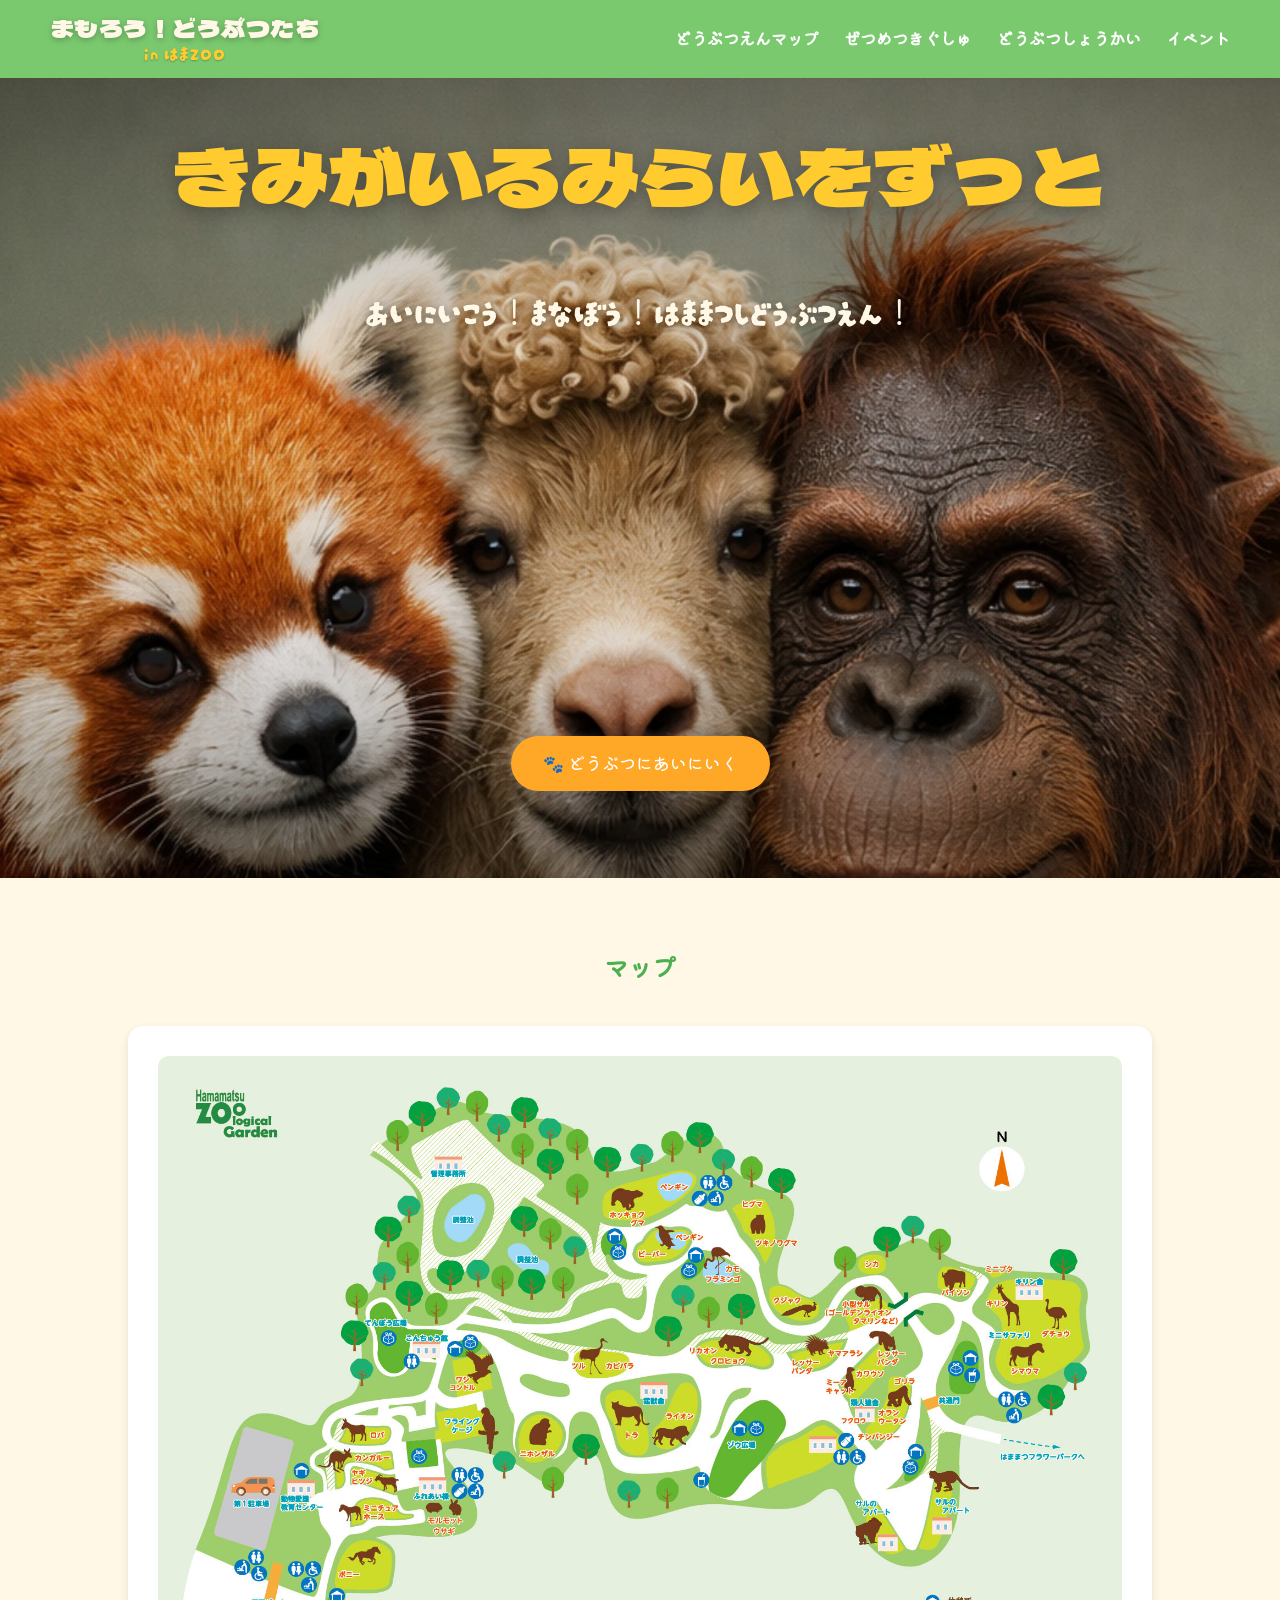
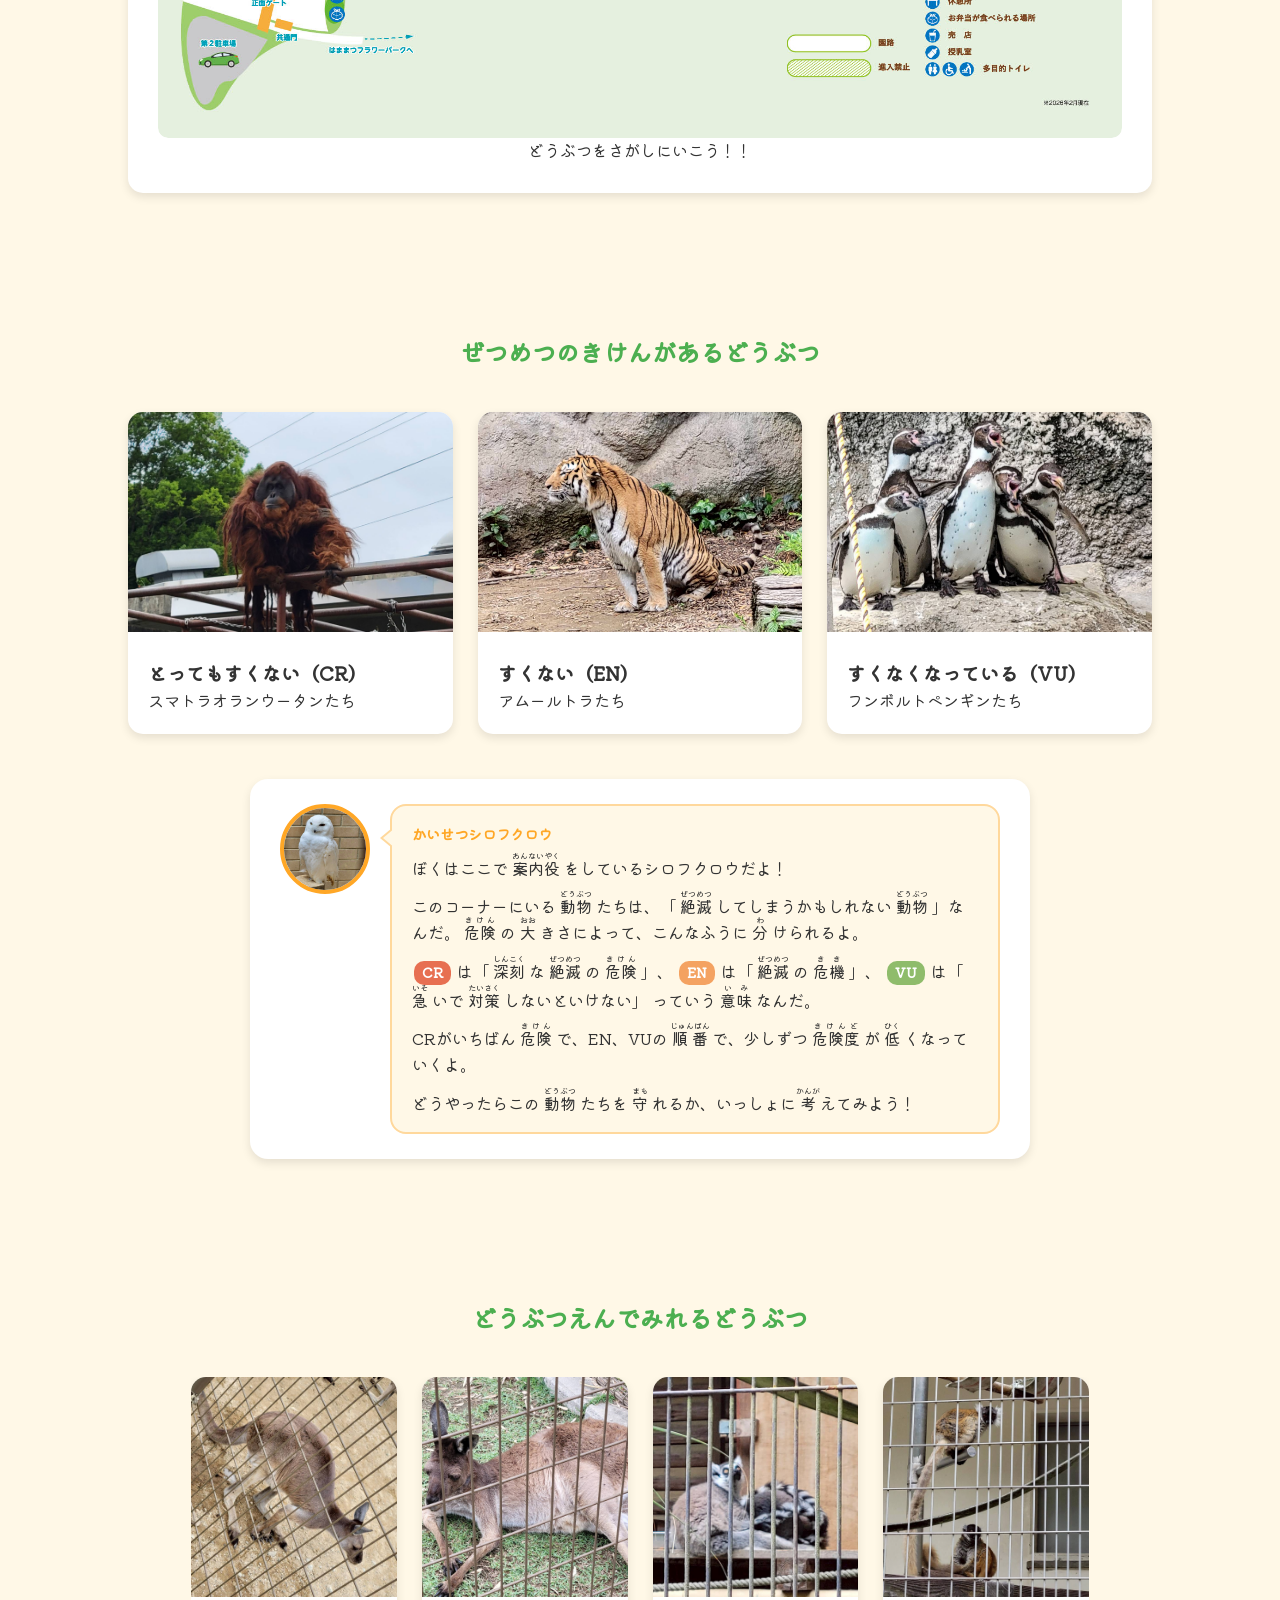
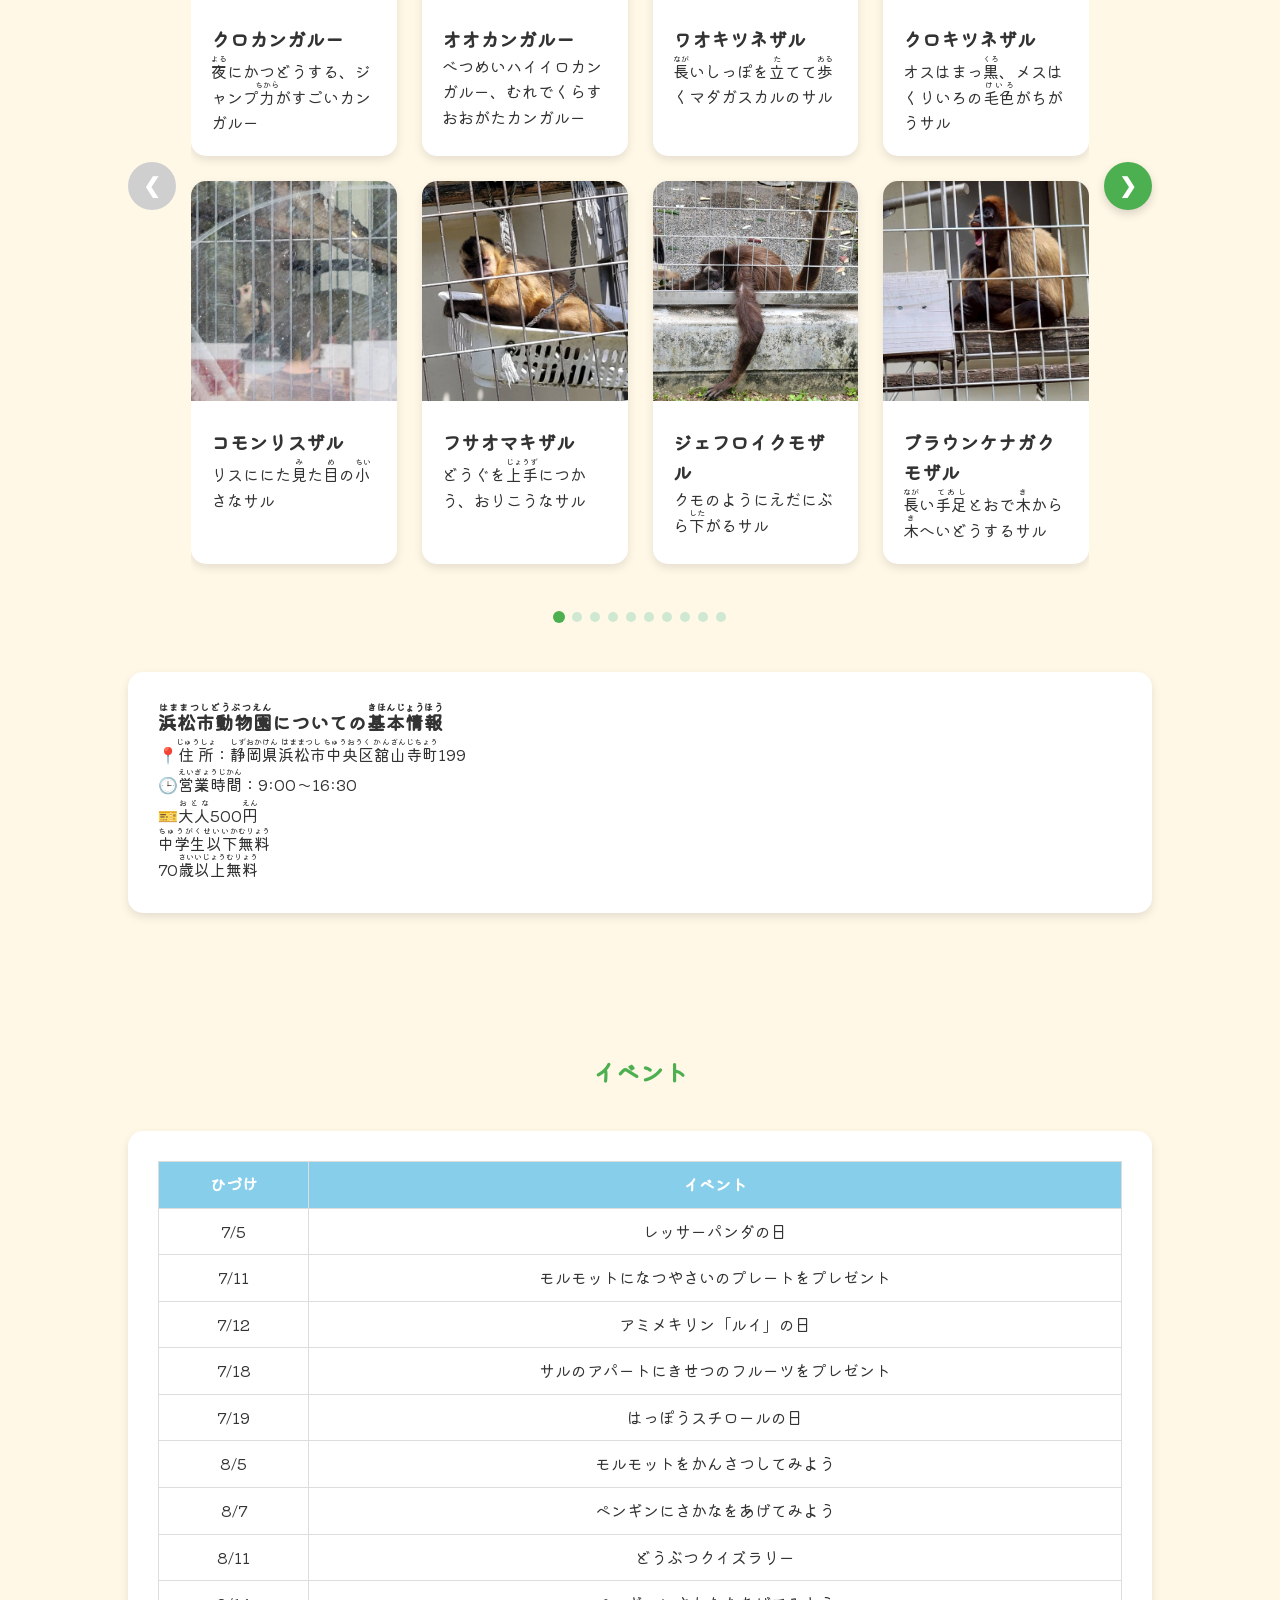
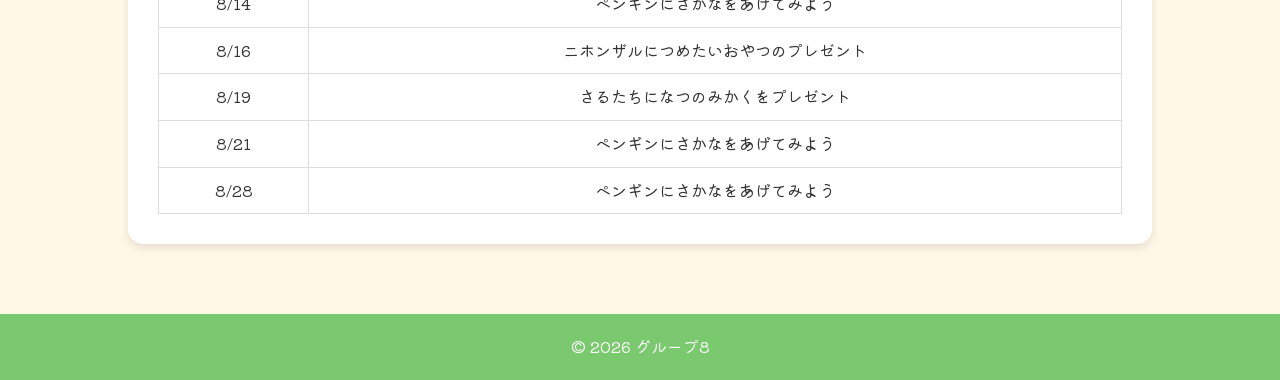
<file: index.html>
<!DOCTYPE html>
<html lang="ja">

<head>
<meta charset="UTF-8">
<meta name="viewport" content="width=device-width, initial-scale=1.0">

<title>まもろう！どうぶつたち in はまZOO</title>

<link rel="preconnect" href="https://fonts.googleapis.com">
<link rel="preconnect" href="https://fonts.gstatic.com" crossorigin>
<link href="https://fonts.googleapis.com/css2?family=Kiwi+Maru:wght@400;500&family=Yusei+Magic&family=Darumadrop+One&family=Dela+Gothic+One&display=swap" rel="stylesheet">

<link rel="stylesheet" href="index.css">
<link rel="stylesheet" href="responsive.css">

</head>

<body>

<!-- ヘッダー -->

<header>

<a class="logo" href="index.html">
<span class="logo-main"><span>まもろう！</span><span>どうぶつたち</span></span>
<span class="logo-sub">in はまZOO</span>
</a>

<nav id="siteNav">

<ul>

<li><a href="#map">どうぶつえんマップ</a></li>

<li><a href="#endanger_animals">ぜつめつきぐしゅ</a></li>

<li><a href="#animals">どうぶつしょうかい</a></li>

<li><a href="#events">イベント</a></li>


</ul>

</nav>

<button class="nav-toggle" id="navToggle" type="button" aria-label="メニューをひらく" aria-expanded="false" aria-controls="siteNav">
<span></span><span></span><span></span>
</button>

</header>


<!-- トップ -->

<section class="hero">

<h1 class="hero-phrase" aria-label="きみがいるみらいをずっと">
<span class="char">き</span><span class="char">み</span><span class="char">が</span><span class="char">い</span><span class="char">る</span><span class="char">み</span><span class="char">ら</span><span class="char">い</span><span class="char">を</span><span class="char">ず</span><span class="char">っ</span><span class="char">と</span>
</h1>

<div class="hero-content">

<p class="hero-sub">
あいにいこう！まなぼう！<wbr>はままつしどうぶつえん！
</p>

<a href="#about" class="btn">

🐾 どうぶつにあいにいく

</a>

</div>

</section>


<!-- 園内マップ -->

<section id="map">

<h2>マップ</h2>

<div class="map-box">
<div class="map-wrapper" id="mapWrapper">
   <img
   src="picture/map_202602.jpg"
   id="mapImg"
   alt="園内マップ">
   <svg class="map-overlay" id="overlay" viewBox="0 0 1754 1240" preserveAspectRatio="xMidYMid meet"></svg>
</div>
<p>

どうぶつをさがしにいこう！！

</p>

</div>

</section>


<!-- 絶滅危惧種 -->

<section id="endanger_animals">

<h2>ぜつめつのきけんがあるどうぶつ</h2>



<div class="card-container">

<a href="endanger_animals.html?category=CR" class="card">
<img src="picture/スマトラオランウータン.jpg">
<div class="card-content">
<h3>とってもすくない（CR）</h3>
<p>スマトラオランウータンたち</p>
</div>
</a>

<a href="endanger_animals.html?category=EN" class="card">
<img src="picture/アムールトラ.jpg">
<div class="card-content">
<h3>すくない（EN）</h3>
<p>アムールトラたち</p>
</div>
</a>

<a href="endanger_animals.html?category=VU" class="card">
<img src="picture/フンボルトペンギン.jpg">
<div class="card-content">
<h3>すくなくなっている（VU）</h3>
<p>フンボルトペンギンたち</p>
</div>
</a>

</div>

    <div class="guide-character">
    <img src="picture/シロフクロウ.jpg" alt="シロフクロウ">
    <div class="guide-bubble">
    <div class="guide-name">かいせつシロフクロウ</div>
    <p>
            ぼくはここで
            <ruby>案内役<rt>あんないやく</rt></ruby>
            をしているシロフクロウだよ！
    </p>
    <p>
            このコーナーにいる
            <ruby>動物<rt>どうぶつ</rt></ruby>
            たちは、「
            <ruby>絶滅<rt>ぜつめつ</rt></ruby>
            してしまうかもしれない
            <ruby>動物<rt>どうぶつ</rt></ruby>
            」なんだ。
            <ruby>危険<rt>きけん</rt></ruby>
            の
            <ruby>大<rt>おお</rt></ruby>
            きさによって、こんなふうに
            <ruby>分<rt>わ</rt></ruby>
            けられるよ。
    </p>
    <p>
            <span class="rank-tag cr">CR</span>
            は「
            <ruby>深刻<rt>しんこく</rt></ruby>
            な
            <ruby>絶滅<rt>ぜつめつ</rt></ruby>
            の
            <ruby>危険<rt>きけん</rt></ruby>
            」、

            <span class="rank-tag en">EN</span>
            は「
            <ruby>絶滅<rt>ぜつめつ</rt></ruby>
            の
            <ruby>危機<rt>きき</rt></ruby>
            」、

            <span class="rank-tag vu">VU</span>
            は「
            <ruby>急<rt>いそ</rt></ruby>
            いで
            <ruby>対策<rt>たいさく</rt></ruby>
            しないといけない」
            っていう
            <ruby>意味<rt>いみ</rt></ruby>
            なんだ。    
    </p>

        <p>
            CRがいちばん
            <ruby>危険<rt>きけん</rt></ruby>
            で、EN、VUの
            <ruby>順番<rt>じゅんばん</rt></ruby>
            で、少しずつ
            <ruby>危険度<rt>きけんど</rt></ruby>
            が
            <ruby>低<rt>ひく</rt></ruby>
            くなっていくよ。
        </p>

        <p>
            どうやったらこの
            <ruby>動物<rt>どうぶつ</rt></ruby>
            たちを
            <ruby>守<rt>まも</rt></ruby>
            れるか、いっしょに
            <ruby>考<rt>かんが</rt></ruby>
            えてみよう！
        </p>
    </div>
</div>

</section>


<!-- 展示動物紹介 -->

<section id="animals">

<h2>どうぶつえんでみれるどうぶつ</h2>

<div class="animal-pager">

<button class="pager-btn" id="animalPrevBtn" aria-label="前のどうぶつ">&#10094;</button>

<div class="pager-track-wrap">
<div class="pager-track" id="animalTrack"></div>
</div>

<button class="pager-btn" id="animalNextBtn" aria-label="次のどうぶつ">&#10095;</button>

</div>

<div class="pager-dots" id="animalDots"></div>


<div class="about">

<h3><ruby>浜松市動物園<rt>はままつしどうぶつえん</rt></ruby>についての<ruby>基本情報<rt>きほんじょうほう</rt></ruby></h3>

<p>
📍<ruby>住所<rt>じゅうしょ</rt></ruby>：<ruby>静岡県浜松市中央区舘山寺町<rt>しずおかけん はままつし ちゅうおうく かんざんじちょう</rt></ruby>199
</p>

<p>
🕒<ruby>営業時間<rt>えいぎょうじかん</rt></ruby>：9:00〜16:30
</p>

<p>
🎫<ruby>大人<rt>おとな</rt></ruby>500<ruby>円<rt>えん</rt></ruby><br>

<ruby>中学生以下<rt>ちゅうがくせいいか</rt></ruby><ruby>無料<rt>むりょう</rt></ruby><br>

70<ruby>歳以上<rt>さいいじょう</rt></ruby><ruby>無料<rt>むりょう</rt></ruby>
</p>

</div>

</section>


<!-- イベント -->

<section id="events">

<h2>イベント</h2>

<div class="calendar">

<table>

<tr>

<th>ひづけ</th>

<th>イベント</th>

</tr>

<tbody id="eventTableBody">

<tr>

<td>6/21</td>

<td>せかいキリンの<ruby>日<rt>ひ</rt></ruby></td>

</tr>

<tr>

<td>6/28</td>

<td>ミーアキャットガイド</td>

</tr>

</tbody>

</table>

</div>

</section>


<footer>

© 2026 グループ8

</footer>

<div id="popup">
  <div class="popup-card" id="popupCard"></div>
</div>

<script>
  // =======================================
  // エリア定義: cx, cy, r, [動物名リスト]
  // =======================================

  const areas = [
    [575, 586, 43, ["ヒメコンドル", "アンデスコンドル", "オジロワシ", "ハクトウワシ", "オオワシ"]],
    [699, 699, 44, ["ニホンザル"]],
    [581, 679, 46, ["ルリコンゴウインコ", "ジュズカケバト", "クジャクバト"]],
    [779, 550, 37, ["マナヅル"]],
    [842, 566, 24, ["カピバラ"]],
    [379, 701, 20, ["ロバ"]],
    [325, 741, 24, ["クロカンガルー", "オオカンガルー"]],
    [411, 778, 27, ["ヤギ", "ヒツジ"]],
    [361, 837, 30, ["ウマ（ミニチュアホース）"]],
    [379, 923, 24, ["ウマ（ポニー）"]],
    [498, 828, 19, ["モルモット", "チンチラ", "ヨツユビハリネズミ"]],
    [545, 830, 18, ["カイウサギ"]],
    [860, 663, 37, ["アムールトラ"]],
    [946, 677, 35, ["ライオン"]],
    [1049, 537, 34, ["ヒョウ（クロヒョウ）"]],
    [994, 530, 21, ["リカオン"]],
    [1025, 383, 32, ["ベニイロフラミンゴ", "チリーフラミンゴ", "マガン", "マガモ", "カルガモ", "ツクシガモ", "オシドリ", "シナガチョウ", "アヒル", "カナダガン", "ヒドリガモ", "ホシハジロ"]],
    [899, 365, 22, ["アメリカビーバー"]],
    [946, 325, 31, ["フンボルトペンギン"]],
    [856, 264, 34, ["ホッキョクグマ"]],
    [944, 245, 30, ["フンボルトペンギン"]],
    [1084, 271, 23, ["ヒグマ"]],
    [1133, 342, 40, ["ツキノワグマ"]],
    [1161, 453, 41, ["パラワンコクジャク", "マクジャク", "インドクジャク"]],
    [1178, 562, 24, ["レッサーパンダ"]],
    [1220, 522, 30, ["アフリカタテガミヤマアラシ", "カナダヤマアラシ"]],
    [1298, 380, 23, ["ホンシュウジカ"]],
    [1288, 452, 34, ["コモンマーモセット", "クロミミマーモセット", "アカテタマリン", "ワタボウシタマリン", "ゴールデンライオンタマリン", "ヒゲサキ"]],
    [1446, 410, 31, ["アメリカバイソン"]],
    [1528, 386, 25, ["ショウジョウトキ", "シロトキ", "アフリカクロトキ"]],
    [1351, 610, 29, ["ニシゴリラ"]],
    [1325, 530, 37, ["レッサーパンダ", "コツメカワウソ", "ミーアキャット"]],
    [1240, 594, 28, ["ミーアキャット"]],
    [1296, 580, 23, ["コツメカワウソ"]],
    [1312, 703, 34, ["チンパンジー"]],
    [1334, 662, 31, ["スマトラオランウータン"]],
    [1265, 658, 26, ["メンフクロウ", "シロフクロウ", "ワシミミズク"]],
    [1299, 854, 33, ["ワオキツネザル", "クロキツネザル", "コモンリスザル", "フサオマキザル", "ジェフロイクモザル", "ブラウンケナガクモザル"]],
    [1441, 791, 42, ["クロザル", "シシオザル", "ドグエラヒヒ", "マンドリル", "アビシニアコロブス", "フランソワルトン", "アジルテナガザル"]],
    [1581, 552, 40, ["シマウマ"]],
    [1637, 484, 30, ["ダチョウ"]],
    [1546, 459, 42, ["キリン"]],
  ];

  // =======================================
  // SVGサークル生成
  // =======================================
  const svg = document.getElementById('overlay');
  const popup = document.getElementById('popup');
  const popupCard = document.getElementById('popupCard');
  let activeCircle = null;
  let hideTimer = null;

  // 動物名 → URLスラグ変換（日本語をそのままパスに使用）
  function toSlug(name) {
    return encodeURIComponent(name);
  }

  function buildPopupHTML(areaData) {
    const [cx, cy, r, animals] = areaData;

    const animalItems = animals.map(name => {
      const url = `animal_info.html?name=${toSlug(name)}`;
      return `<a class="animal-link" href="${url}">${name}</a>`;
    }).join('');

    return `<div class="popup-animals">${animalItems}</div>`;
  }

  function showPopup(e, areaData, circle) {
    clearTimeout(hideTimer);

    popupCard.innerHTML = buildPopupHTML(areaData);
    popup.classList.add('visible');

    if (activeCircle && activeCircle !== circle) {
      activeCircle.classList.remove('active');
    }
    circle.classList.add('active');
    activeCircle = circle;

    // DOMレンダリング後に実サイズで位置計算
    requestAnimationFrame(() => positionPopup(e));
  }

  function positionPopup(e) {
    const card = popupCard;
    const cardW = card.offsetWidth || 200;
    const cardH = card.offsetHeight || 120;
    const offset = 12;
    const margin = 8;
    const vw = window.innerWidth;
    const vh = window.innerHeight;

    // まずカーソル右下に置く
    let x = e.clientX + offset;
    let y = e.clientY + offset;

    // 右端にはみ出す → 左側に
    if (x + cardW > vw - margin) x = e.clientX - cardW - offset;
    // 下端にはみ出す → 上側に
    if (y + cardH > vh - margin) y = e.clientY - cardH - offset;
    // 上端補正
    if (y < margin) y = margin;
    // 左端補正
    if (x < margin) x = margin;

    popup.style.left = x + 'px';
    popup.style.top = y + 'px';
  }

  function hidePopup() {
    hideTimer = setTimeout(() => {
      popup.classList.remove('visible');
      if (activeCircle) {
        activeCircle.classList.remove('active');
        activeCircle = null;
      }
    }, 200);
  }

  // ポップアップ自体にカーソルが乗っている間は消えない
  popup.addEventListener('mouseenter', () => clearTimeout(hideTimer));
  popup.addEventListener('mouseleave', hidePopup);

  // =======================================
  // サークル生成
  // =======================================
  areas.forEach((areaData) => {
    const [cx, cy, r] = areaData;
    const circle = document.createElementNS("http://www.w3.org/2000/svg", "circle");
    circle.setAttribute("cx", cx);
    circle.setAttribute("cy", cy);
    circle.setAttribute("r", r);

    // --- マウス（PC）用：ホバーで表示 ---
    circle.addEventListener("mouseenter", (e) => showPopup(e, areaData, circle));
    circle.addEventListener("mouseleave", () => {
      hideTimer = setTimeout(() => {
        if (!popup.matches(':hover')) hidePopup();
      }, 100);
    });

    // --- タッチ（スマホ・タブレット）用：タップで表示／もう一度タップで閉じる ---
    circle.addEventListener("touchstart", (e) => {
      // 疑似マウスイベント（mouseenter等）が二重で走らないように抑制
      e.preventDefault();
      const t = e.touches[0];
      clearTimeout(hideTimer);

      if (activeCircle === circle && popup.classList.contains('visible')) {
        // 同じ丸をもう一度タップ → 閉じる
        popup.classList.remove('visible');
        circle.classList.remove('active');
        activeCircle = null;
      } else {
        showPopup({ clientX: t.clientX, clientY: t.clientY }, areaData, circle);
      }
    }, { passive: false });

    svg.appendChild(circle);
  });

  // --- 丸やポップアップの外側をタップ／クリックしたら閉じる ---
  function closeIfOutside(e) {
    if (!popup.classList.contains('visible')) return;
    if (popup.contains(e.target)) return;                 // ポップアップ内（動物リンク）は閉じない
    if (e.target.closest && e.target.closest('circle')) return; // 丸の上は各ハンドラにまかせる
    popup.classList.remove('visible');
    if (activeCircle) {
      activeCircle.classList.remove('active');
      activeCircle = null;
    }
  }
  document.addEventListener('touchstart', closeIfOutside, { passive: true });
  document.addEventListener('click', closeIfOutside);
</script>

<script>
  // =======================================
  // どうぶつ一覧 ページ送り機能
  // =======================================

  const animalCards = [
    // ===== 哺乳類：有袋目 =====
    { slug: "クロカンガルー", img: "picture/クロカンガルー.jpg", name: "クロカンガルー", desc: "<ruby>夜<rt>よる</rt></ruby>にかつどうする、ジャンプ<ruby>力<rt>ちから</rt></ruby>がすごいカンガルー" },
    { slug: "オオカンガルー", img: "picture/オオカンガルー.jpg", name: "オオカンガルー", desc: "べつめいハイイロカンガルー、むれでくらすおおがたカンガルー" },
    // ===== 哺乳類：霊長目 =====
    { slug: "ワオキツネザル", img: "picture/ワオキツネザル.jpg", name: "ワオキツネザル", desc: "<ruby>長<rt>なが</rt></ruby>いしっぽを<ruby>立<rt>た</rt></ruby>てて<ruby>歩<rt>ある</rt></ruby>くマダガスカルのサル" },
    { slug: "クロキツネザル", img: "picture/クロキツネザル.jpg", name: "クロキツネザル", desc: "オスはまっ<ruby>黒<rt>くろ</rt></ruby>、メスはくりいろの<ruby>毛色<rt>けいろ</rt></ruby>がちがうサル" },
    { slug: "コモンリスザル", img: "picture/コモンリスザル.jpg", name: "コモンリスザル", desc: "リスににた<ruby>見<rt>み</rt></ruby>た<ruby>目<rt>め</rt></ruby>の<ruby>小<rt>ちい</rt></ruby>さなサル" },
    { slug: "フサオマキザル", img: "picture/フサオマキザル.jpg", name: "フサオマキザル", desc: "どうぐを<ruby>上手<rt>じょうず</rt></ruby>につかう、おりこうなサル" },
    { slug: "ジェフロイクモザル", img: "picture/ジェフロイクモザル.jpg", name: "ジェフロイクモザル", desc: "クモのようにえだにぶら<ruby>下<rt>した</rt></ruby>がるサル" },
    { slug: "ブラウンケナガクモザル", img: "picture/ブラウンケナガクモザル.jpg", name: "ブラウンケナガクモザル", desc: "<ruby>長<rt>なが</rt></ruby>い<ruby>手足<rt>てあし</rt></ruby>とおで<ruby>木<rt>き</rt></ruby>から<ruby>木<rt>き</rt></ruby>へいどうするサル" },
    { slug: "アカテタマリン", img: "picture/アカテタマリン.jpg", name: "アカテタマリン", desc: "お<ruby>父<rt>ちち</rt></ruby>さんがこそだてをするサル" },
    { slug: "ワタボウシタマリン", img: "picture/ワタボウシタマリン.jpg", name: "ワタボウシタマリン", desc: "<ruby>頭<rt>とう</rt></ruby>の<ruby>白<rt>しろ</rt></ruby>い<ruby>毛<rt>け</rt></ruby>がわたのぼうしみたいなサル" },
    { slug: "ゴールデンライオンタマリン", img: "picture/ゴールデンライオンタマリン.jpg", name: "ゴールデンライオンタマリン", desc: "<ruby>日本<rt>にほん</rt></ruby>ではここだけで<ruby>見<rt>み</rt></ruby>られる<ruby>金色<rt>きんいろ</rt></ruby>のサル" },
    { slug: "コモンマーモセット", img: "picture/コモンマーモセット.jpg", name: "コモンマーモセット", desc: "<ruby>耳<rt>みみ</rt></ruby>がふさふさの<ruby>毛<rt>け</rt></ruby>でおおわれた<ruby>小<rt>ちい</rt></ruby>さなサル" },
    { slug: "クロミミマーモセット", img: "picture/クロミミマーモセット.jpg", name: "クロミミマーモセット", desc: "<ruby>耳<rt>みみ</rt></ruby>の<ruby>毛<rt>け</rt></ruby>が<ruby>黒<rt>くろ</rt></ruby>い、<ruby>小鳥<rt>ことり</rt></ruby>のような<ruby>声<rt>こえ</rt></ruby>で<ruby>鳴<rt>な</rt></ruby>くサル" },
    { slug: "ニホンザル", img: "picture/ニホンザル.jpg", name: "ニホンザル", desc: "モンキー‼" },
    { slug: "クロザル", img: "picture/クロザル.jpg", name: "クロザル", desc: "スラウェシしまにくらすまっ<ruby>黒<rt>くろ</rt></ruby>なサル" },
    { slug: "シシオザル", img: "picture/シシオザル.jpg", name: "シシオザル", desc: "ライオンのようなたてがみをもつサル" },
    { slug: "ドグエラヒヒ", img: "picture/ドグエラヒヒ.jpg", name: "ドグエラヒヒ", desc: "<ruby>大<rt>おお</rt></ruby>きなむれでくらすアフリカのヒヒ" },
    { slug: "マンドリル", img: "picture/マンドリル.jpg", name: "マンドリル", desc: "はなに<ruby>赤<rt>あか</rt></ruby>と<ruby>青<rt>あお</rt></ruby>のもようがあるサル" },
    { slug: "アビシニアコロブス", img: "picture/アビシニアコロブス.jpg", name: "アビシニアコロブス", desc: "<ruby>手<rt>て</rt></ruby>のおやゆびがない、めずらしいサル" },
    { slug: "フランソワルトン", img: "picture/フランソワルトン.jpg", name: "フランソワルトン", desc: "まっ<ruby>黒<rt>くろ</rt></ruby>な<ruby>体<rt>からだ</rt></ruby>に<ruby>白<rt>しろ</rt></ruby>いほおひげのサル" },
    { slug: "アジルテナガザル", img: "picture/アジルテナガザル.jpg", name: "アジルテナガザル", desc: "<ruby>長<rt>なが</rt></ruby>いうでで<ruby>木<rt>き</rt></ruby>から<ruby>木<rt>き</rt></ruby>へいどうするテナガザル" },
    { slug: "スマトラオランウータン", img: "picture/スマトラオランウータン.jpg", name: "スマトラオランウータン", desc: "「<ruby>森<rt>もり</rt></ruby>の<ruby>人<rt>ひと</rt></ruby>」といういみの<ruby>名前<rt>なまえ</rt></ruby>をもつおおがたのサル" },
    { slug: "チンパンジー", img: "picture/チンパンジー.jpg", name: "チンパンジー", desc: "ちのうが<ruby>高<rt>たか</rt></ruby>くものおぼえのいいサル" },
    { slug: "ニシゴリラ", img: "picture/ニシゴリラ.jpg", name: "ニシゴリラ", desc: "れいちょうるいでいちばん<ruby>大<rt>おお</rt></ruby>きな<ruby>体<rt>からだ</rt></ruby>をもつどうぶつ" },
    { slug: "ヒゲサキ", img: "picture/ヒゲサキ.jpg", name: "ヒゲサキ", desc: "<ruby>日本<rt>にほん</rt></ruby>では<ruby>数<rt>すう</rt></ruby>かしょでしか<ruby>見<rt>み</rt></ruby>られないめずらしいサル" },
    // ===== 哺乳類：ウサギ目・齧歯目・ハリネズミ目 =====
    { slug: "カイウサギ", img: "picture/カイウサギ.jpg", name: "カイウサギ", desc: "150しゅるいくらいのひんしゅがいるかちくかされたウサギ" },
    { slug: "アメリカビーバー", img: "picture/アメリカビーバー.jpg", name: "アメリカビーバー", desc: "<ruby>木<rt>き</rt></ruby>をかじってダムをつくるどうぶつ" },
    { slug: "アフリカタテガミヤマアラシ", img: "picture/アフリカタテガミヤマアラシ.jpg", name: "アフリカタテガミヤマアラシ", desc: "かたいはりげでみをまもるどうぶつ" },
    { slug: "カナダヤマアラシ", img: "picture/カナダヤマアラシ.jpg", name: "カナダヤマアラシ", desc: "3<ruby>万本<rt>まんぼん</rt></ruby>ものはりげをもつおおがたのねずみのなかま" },
    { slug: "カピバラ", img: "picture/カピバラ.jpg", name: "カピバラ", desc: "おんせんがすきなさいだいきゅうのげっしるい" },
    { slug: "モルモット", img: "picture/モルモット.jpg", name: "モルモット", desc: "たまにふれあいたいけんやってるよ❣" },
    { slug: "チンチラ", img: "picture/チンチラ.jpg", name: "チンチラ", desc: "ふわふわのけがわをもつ<ruby>長生<rt>ながい</rt></ruby>きなどうぶつ" },
    { slug: "ヨツユビハリネズミ", img: "picture/ヨツユビハリネズミ.jpg", name: "ヨツユビハリネズミ", desc: "<ruby>夜<rt>よる</rt></ruby>にひとりでこうどうする<ruby>小<rt>ちい</rt></ruby>さなハリネズミ" },
    // ===== 哺乳類：食肉目 =====
    { slug: "ホッキョクグマ", img: "picture/ホッキョクグマ.jpg", name: "ホッキョクグマ", desc: "ちじょうさいだいのにくしょくどうぶつ、およぎがとくい" },
    { slug: "ツキノワグマ", img: "picture/ツキノワグマ.jpg", name: "ツキノワグマ", desc: "むねに<ruby>月<rt>つき</rt></ruby>のわもようがあるクマ" },
    { slug: "ヒグマ", img: "picture/ヒグマ.jpg", name: "ヒグマ", desc: "デカいビッグなベアー" },
    { slug: "レッサーパンダ", img: "picture/レッサーパンダ.jpg", name: "レッサーパンダ", desc: "<ruby>前足<rt>まえあし</rt></ruby>のだい6のゆびでものをつかむどうぶつ" },
    { slug: "コツメカワウソ", img: "picture/コツメカワウソ.jpg", name: "コツメカワウソ", desc: "<ruby>水中<rt>すいちゅう</rt></ruby>をじざいにおよぐなかよしふうふのカワウソ" },
    { slug: "ミーアキャット", img: "picture/ミーアキャット.jpg", name: "ミーアキャット", desc: "さばくにすをつくり、むれですむ" },
    { slug: "アムールトラ", img: "picture/アムールトラ.jpg", name: "アムールトラ", desc: "ネコ<ruby>科<rt>か</rt></ruby>でいちばん<ruby>大<rt>おお</rt></ruby>きいトラ" },
    { slug: "ヒョウ（クロヒョウ）", img: "picture/ヒョウ（クロヒョウ）.jpg", name: "ヒョウ（クロヒョウ）", desc: "<ruby>黒<rt>くろ</rt></ruby>い<ruby>毛色<rt>けいろ</rt></ruby>をしたヒョウのなかま" },
    { slug: "ライオン", img: "picture/ライオン.jpg", name: "ライオン", desc: "むれでくらすネコ<ruby>科<rt>か</rt></ruby>のどうぶつ" },
    { slug: "リカオン", img: "picture/リカオン.jpg", name: "リカオン", desc: "「アフリカのしゅりょうけん」とよばれるイヌ<ruby>科<rt>か</rt></ruby>のどうぶつ" },
    // ===== 哺乳類：奇蹄目・偶蹄目 =====
    { slug: "ウマ（ポニー）", img: "picture/ウマ（ポニー）.jpg", name: "ウマ（ポニー）", desc: "<ruby>小<rt>ちい</rt></ruby>さくて<ruby>頭<rt>あたま</rt></ruby>のいい<ruby>馬<rt>うま</rt></ruby>" },
    { slug: "ウマ（ミニチュアホース）", img: "picture/ウマ（ミニチュアホース）.jpg", name: "ウマ（ミニチュアホース）", desc: "おおがたけんくらいの<ruby>大<rt>おお</rt></ruby>きさのとても<ruby>小<rt>ちい</rt></ruby>さな<ruby>馬<rt>うま</rt></ruby>" },
    { slug: "ロバ", img: "picture/ロバ.jpg", name: "ロバ", desc: "<ruby>体<rt>からだ</rt></ruby>は<ruby>小<rt>ちい</rt></ruby>さいけれど<ruby>力<rt>ちから</rt></ruby>が<ruby>強<rt>つよ</rt></ruby>いどうぶつ" },
    { slug: "シマウマ", img: "picture/シマウマ.jpg", name: "シマウマ", desc: "サバンナにすむウマ" },
    { slug: "ホンシュウジカ", img: "picture/ホンシュウジカ.jpg", name: "ホンシュウジカ", desc: "オスの<ruby>角<rt>つの</rt></ruby>が<ruby>年<rt>とし</rt></ruby>々<ruby>大<rt>おお</rt></ruby>きくなるシカ" },
    { slug: "キリン", img: "picture/キリン.jpg", name: "キリン", desc: "りくのどうぶつでいちばんせが<ruby>高<rt>たか</rt></ruby>いどうぶつ" },
    { slug: "アメリカバイソン", img: "picture/アメリカバイソン.jpg", name: "アメリカバイソン", desc: "どろの<ruby>中<rt>なか</rt></ruby>をごろごろころがるウシのなかま" },
    { slug: "ヤギ", img: "picture/ヤギ.jpg", name: "ヤギ", desc: "あごひげがとくちょうのかちくどうぶつ" },
    { slug: "ヒツジ", img: "picture/ヒツジ.jpg", name: "ヒツジ", desc: "むれをつくってくらす<ruby>毛<rt>け</rt></ruby>がふわふわのどうぶつ" },
    // ===== 鳥類 =====
    { slug: "ダチョウ", img: "picture/ダチョウ.jpg", name: "ダチョウ", desc: "せかいさいだい、とべないけど<ruby>走<rt>はし</rt></ruby>るのがはやい<ruby>鳥<rt>とり</rt></ruby>" },
    { slug: "フンボルトペンギン", img: "picture/フンボルトペンギン.jpg", name: "フンボルトペンギン", desc: "にっこうよくがすきなペンギン" },
    { slug: "ショウジョウトキ", img: "picture/ショウジョウトキ.jpg", name: "ショウジョウトキ", desc: "あざやかな<ruby>色<rt>いろ</rt></ruby>の<ruby>羽<rt>はね</rt></ruby>をもつトキ" },
    { slug: "シロトキ", img: "picture/シロトキ.jpg", name: "シロトキ", desc: "<ruby>大<rt>おお</rt></ruby>きなむれでくらす<ruby>白<rt>しろ</rt></ruby>いトキ" },
    { slug: "アフリカクロトキ", img: "picture/アフリカクロトキ.jpg", name: "アフリカクロトキ", desc: "コウノトリるいといっしょにむれをつくるトキ" },
    { slug: "ベニイロフラミンゴ", img: "picture/ベニイロフラミンゴ.jpg", name: "ベニイロフラミンゴ", desc: "よねづけんしの<ruby>歌<rt>うた</rt></ruby>の<ruby>名前<rt>なまえ</rt></ruby>にもなっている<ruby>鳥<rt>とり</rt></ruby>" },
    { slug: "チリーフラミンゴ", img: "picture/チリーフラミンゴ.jpg", name: "チリーフラミンゴ", desc: "あしのいちぶが<ruby>赤<rt>あか</rt></ruby>い、あわいピンク<ruby>色<rt>いろ</rt></ruby>のフラミンゴ" },
    { slug: "マガン", img: "picture/マガン.jpg", name: "マガン", desc: "たいれつを<ruby>組<rt>く</rt></ruby>んでとぶわたり<ruby>鳥<rt>とり</rt></ruby>" },
    { slug: "マガモ", img: "picture/マガモ.jpg", name: "マガモ", desc: "アヒルの<ruby>元<rt>げん</rt></ruby>になったカモ" },
    { slug: "カルガモ", img: "picture/カルガモ.jpg", name: "カルガモ", desc: "<ruby>日本<rt>にほん</rt></ruby>でもよく<ruby>見<rt>み</rt></ruby>かけるみぢかなカモ" },
    { slug: "ツクシガモ", img: "picture/ツクシガモ.jpg", name: "ツクシガモ", desc: "<ruby>赤<rt>あか</rt></ruby>いくちばしがとくちょうのカモ" },
    { slug: "ヒドリガモ", img: "picture/ヒドリガモ.jpg", name: "ヒドリガモ", desc: "<ruby>冬鳥<rt>ふゆどり</rt></ruby>として<ruby>日本<rt>にほん</rt></ruby>へやってくるカモ" },
    { slug: "ホシハジロ", img: "picture/ホシハジロ.jpg", name: "ホシハジロ", desc: "<ruby>水草<rt>みずくさ</rt></ruby>の<ruby>上<rt>うえ</rt></ruby>にすをつくるカモ" },
    { slug: "ヒメコンドル", img: "picture/ヒメコンドル.jpg", name: "ヒメコンドル", desc: "においで<ruby>食<rt>た</rt></ruby>べものを<ruby>見<rt>み</rt></ruby>つけるコンドル" },
    { slug: "アンデスコンドル", img: "picture/アンデスコンドル.jpg", name: "アンデスコンドル", desc: "しりょくをたよりにエサをさがす<ruby>大<rt>おお</rt></ruby>きな<ruby>鳥<rt>とり</rt></ruby>" },
    { slug: "オジロワシ", img: "picture/オジロワシ.jpg", name: "オジロワシ", desc: "かいがんのがんぺきにくらすワシ" },
    { slug: "ハクトウワシ", img: "picture/ハクトウワシ.jpg", name: "ハクトウワシ", desc: "ソフトバンクホークス" },
    { slug: "オオワシ", img: "picture/オオワシ.jpg", name: "オオワシ", desc: "<ruby>冬<rt>ふゆ</rt></ruby>に<ruby>少<rt>すく</rt></ruby>し<ruby>南<rt>みなみ</rt></ruby>へいどうする<ruby>大<rt>おお</rt></ruby>きなワシ" },
    { slug: "パラワンコクジャク", img: "picture/パラワンコクジャク.jpg", name: "パラワンコクジャク", desc: "クジャクのなかまでとくにうつくしい<ruby>色<rt>いろ</rt></ruby>の<ruby>鳥<rt>とり</rt></ruby>" },
    { slug: "マクジャク", img: "picture/マクジャク.jpg", name: "マクジャク", desc: "<ruby>頭<rt>とう</rt></ruby>にたばのようなかんうがあるクジャク" },
    { slug: "インドクジャク", img: "picture/インドクジャク.jpg", name: "インドクジャク", desc: "さいしょにかちくかされた<ruby>鳥<rt>とり</rt></ruby>のひとつ" },
    { slug: "マナヅル", img: "picture/マナヅル.jpg", name: "マナヅル", desc: "<ruby>三角形<rt>さんかくけい</rt></ruby>のへんたいを<ruby>組<rt>く</rt></ruby>んでとぶツル" },
    { slug: "ジュズカケバト", img: "picture/ジュズカケバト.jpg", name: "ジュズカケバト", desc: "おんわなせいかくのじょうぶなハト" },
    { slug: "クジャクバト", img: "picture/クジャクバト.jpg", name: "クジャクバト", desc: "おばねがおうぎのように<ruby>広<rt>ひろ</rt></ruby>がるかんしょうようのハト" },
    { slug: "メンフクロウ", img: "picture/メンフクロウ.jpg", name: "メンフクロウ", desc: "<ruby>白<rt>しろ</rt></ruby>いハートがたの<ruby>顔<rt>かお</rt></ruby>がとくちょうのフクロウ" },
    { slug: "シロフクロウ", img: "picture/シロフクロウ.jpg", name: "シロフクロウ", desc: "オスとメスで<ruby>色<rt>いろ</rt></ruby>がちがうほっきょくけんのフクロウ" },
    { slug: "ワシミミズク", img: "picture/ワシミミズク.jpg", name: "ワシミミズク", desc: "<ruby>耳<rt>みみ</rt></ruby>のような<ruby>羽<rt>はね</rt></ruby>をもつ<ruby>大<rt>おお</rt></ruby>きなフクロウ" },
    { slug: "ルリコンゴウインコ", img: "picture/ルリコンゴウインコ.jpg", name: "ルリコンゴウインコ", desc: "あざやかな<ruby>青色<rt>あおいろ</rt></ruby>の<ruby>体<rt>からだ</rt></ruby>をもつインコ" },
  ];

  const PAGE_SIZE = 8; // 1ページ4種類×2行
  const animalTrack = document.getElementById('animalTrack');
  const animalDots = document.getElementById('animalDots');
  const prevBtn = document.getElementById('animalPrevBtn');
  const nextBtn = document.getElementById('animalNextBtn');
  let currentPage = 0;
  const totalPages = Math.ceil(animalCards.length / PAGE_SIZE);

  function buildCardHTML(card) {
    return `<a href="animal_info.html?name=${encodeURIComponent(card.slug)}" class="card"><img src="${card.img}" alt="${card.name}"><div class="card-content"><h3>${card.name}</h3><p>${card.desc}</p></div></a>`;
  }

  animalTrack.addEventListener('click', (e) => {
    if (e.target.closest('.card')) {
      try { sessionStorage.setItem('animalPagerPage', currentPage); } catch (e) {}
    }
  });

  function renderAnimalPages() {
    animalTrack.innerHTML = '';
    animalDots.innerHTML = '';

    for (let p = 0; p < totalPages; p++) {
      const pageDiv = document.createElement('div');
      pageDiv.className = 'pager-page';

      const start = p * PAGE_SIZE;
      const pageCards = animalCards.slice(start, start + PAGE_SIZE);
      pageDiv.innerHTML = pageCards.map(buildCardHTML).join('');

      // 余ったマスを埋めるダミー要素（カードが伸びて崩れるのを防ぐ）
      const remainder = PAGE_SIZE - pageCards.length;
      for (let i = 0; i < remainder; i++) {
        const filler = document.createElement('div');
        filler.className = 'pager-filler';
        filler.setAttribute('aria-hidden', 'true');
        pageDiv.appendChild(filler);
      }

      animalTrack.appendChild(pageDiv);

      const dot = document.createElement('button');
      dot.className = 'pager-dot';
      dot.setAttribute('aria-label', `${p + 1}ページ目`);
      dot.addEventListener('click', () => goToPage(p));
      animalDots.appendChild(dot);
    }

    updateAnimalPagerView();
  }

  function updateAnimalPagerView() {
    animalTrack.style.transform = `translateX(-${currentPage * 100}%)`;

    const pages = animalTrack.querySelectorAll('.pager-page');
    pages.forEach((page, i) => {
      page.style.visibility = (i === currentPage) ? 'visible' : 'hidden';
    });

    const dots = animalDots.querySelectorAll('.pager-dot');
    dots.forEach((dot, i) => dot.classList.toggle('active', i === currentPage));

    prevBtn.disabled = currentPage === 0;
    nextBtn.disabled = currentPage === totalPages - 1;
  }

  function goToPage(p) {
      currentPage = Math.max(0, Math.min(totalPages - 1, p));
      updateAnimalPagerView();
      try { sessionStorage.setItem('animalPagerPage', currentPage); } catch (e) {}
    }

  prevBtn.addEventListener('click', () => goToPage(currentPage - 1));
  nextBtn.addEventListener('click', () => goToPage(currentPage + 1));

  (function restorePage(){
    let saved = 0;
    try { saved = parseInt(sessionStorage.getItem('animalPagerPage'), 10) || 0; } catch (e) {}
    currentPage = Math.max(0, Math.min(totalPages - 1, saved));
  })();

  renderAnimalPages();

  // 「もどる」でbfcacheから復帰した場合にも対応
  window.addEventListener('pageshow', (e) => {
    if (e.persisted) {
      let saved = 0;
      try { saved = parseInt(sessionStorage.getItem('animalPagerPage'), 10) || 0; } catch (err) {}
      goToPage(saved);
    }
  });
</script>

<script>
  // =======================================
  // イベント情報
  // 出典: 浜松市動物園情報サイト わくわく！はまZOO
  //       https://hamazoo.net/event.php
  // ※ hamazoo.net のカレンダーから取得したイベントを反映しています。
  //    最新情報の更新時はこの eventData を書き換えてください。
  // =======================================

  const eventData = [
    // ---- 2026年7月 ----
    { date: "7/5",  name: "レッサーパンダの日" },
    { date: "7/11", name: "モルモットになつやさいのプレートをプレゼント" },
    { date: "7/12", name: "アミメキリン「ルイ」の日" },
    { date: "7/18", name: "サルのアパートにきせつのフルーツをプレゼント" },
    { date: "7/19", name: "はっぽうスチロールの日" },
    // ---- 2026年8月 ----
    { date: "8/5",  name: "モルモットをかんさつしてみよう" },
    { date: "8/7",  name: "ペンギンにさかなをあげてみよう" },
    { date: "8/11", name: "どうぶつクイズラリー" },
    { date: "8/14", name: "ペンギンにさかなをあげてみよう" },
    { date: "8/16", name: "ニホンザルにつめたいおやつのプレゼント" },
    { date: "8/19", name: "さるたちになつのみかくをプレゼント" },
    { date: "8/21", name: "ペンギンにさかなをあげてみよう" },
    { date: "8/28", name: "ペンギンにさかなをあげてみよう" },
  ];

  (function renderEvents() {
    const tbody = document.getElementById('eventTableBody');
    if (!tbody) return;

    if (!eventData.length) return; // データが無ければ既定の内容を残す

    tbody.innerHTML = eventData.map(ev => {
      const d = document.createElement('td');
      d.textContent = ev.date;
      const n = document.createElement('td');
      n.textContent = ev.name;
      return `<tr>${d.outerHTML}${n.outerHTML}</tr>`;
    }).join('');
  })();
</script>

<script src="responsive.js"></script>

</body>

</html>
</file>
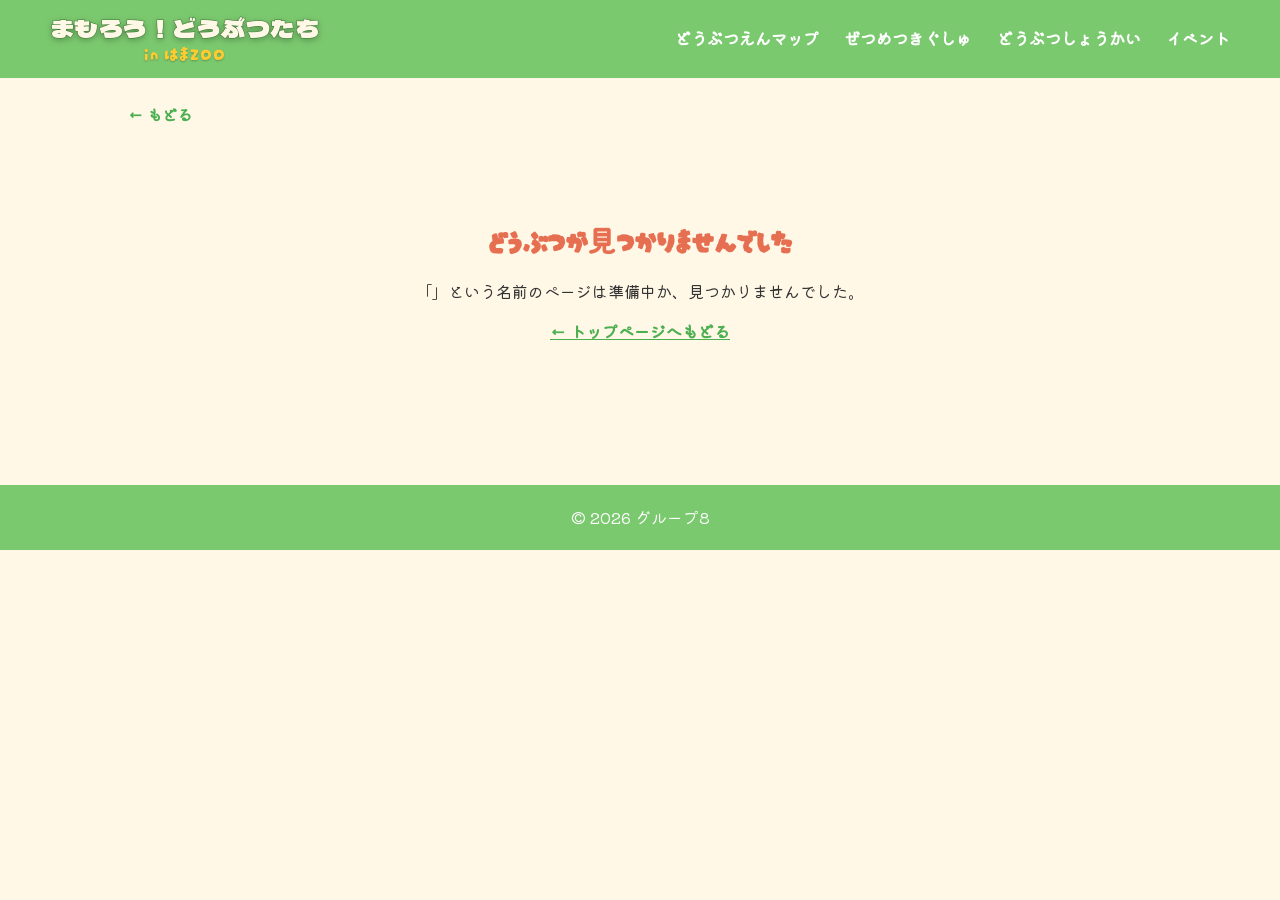
<file: animal_info.html>
<!DOCTYPE html>
<html lang="ja">

<head>
<meta charset="UTF-8">
<meta name="viewport" content="width=device-width, initial-scale=1.0">

<title id="pageTitle">どうぶつしょうかい | まもろう！どうぶつたち in はまZOO</title>

<link rel="preconnect" href="https://fonts.googleapis.com">
<link rel="preconnect" href="https://fonts.gstatic.com" crossorigin>
<link href="https://fonts.googleapis.com/css2?family=Kiwi+Maru:wght@400;500&family=Darumadrop+One&family=Dela+Gothic+One&display=swap" rel="stylesheet">
<link rel="stylesheet" href="animal_info.css">
<link rel="stylesheet" href="responsive.css">
</head>

<body>

<header>

<a class="logo" href="index.html">
<span class="logo-main"><span>まもろう！</span><span>どうぶつたち</span></span>
<span class="logo-sub">in はまZOO</span>
</a>

<nav id="siteNav">
<ul>
<li><a href="index.html#map">どうぶつえんマップ</a></li>
<li><a href="index.html#endanger_animals">ぜつめつきぐしゅ</a></li>
<li><a href="index.html#animals">どうぶつしょうかい</a></li>
<li><a href="index.html#events">イベント</a></li>
</ul>
</nav>

<button class="nav-toggle" id="navToggle" type="button" aria-label="メニューをひらく" aria-expanded="false" aria-controls="siteNav">
<span></span><span></span><span></span>
</button>

</header>

<div class="back-link-wrap">
<a href="#" onclick="history.back();" class="back-link">← もどる</a>
</div>

<main>
<div id="animalRoot"></div>
</main>

<script src="animals-data.js"></script>
<script>

function getAnimalNameFromURL(){
  const params = new URLSearchParams(window.location.search);
  return params.get("name");
}

function findAnimal(name){
  return ANIMALS_DATA.find(a => a.name === name);
}

function renderNotFound(root, name){
  root.innerHTML = `
    <div class="not-found">
      <h1>どうぶつが見つかりませんでした</h1>
      <p>「${name ?? ""}」という名前のページは準備中か、見つかりませんでした。</p>
      <p style="margin-top:14px;"><a href="index.html">← トップページへもどる</a></p>
    </div>
  `;
}

function renderAnimal(root, animal){
  document.getElementById("pageTitle").textContent =
    `${animal.name} | まもろう！どうぶつたち in はまZOO`;

  const photoHTML = (animal.image && animal.image !== "placeholder")
    ? `<div class="animal-photo"><img src="${animal.image}" alt="${animal.name}"></div>`
    : `<div class="animal-photo is-placeholder">
         <div class="paw">🐾</div>
         <div>ここに写真が入ります</div>
       </div>`;

  const descPlaceholder = !animal.description || animal.description.includes("ここに解説文が入ります");
  const descClass = descPlaceholder ? "animal-desc-text is-placeholder" : "animal-desc-text";

  root.innerHTML = `
    <div class="animal-detail">
      ${photoHTML}
      <div>
        <h1 class="animal-name">${animal.name}</h1>
        <div class="animal-desc-card">
          <div class="animal-desc-label">すみか</div>
          <p class="${descClass}">${animal.area ?? "エリア情報（仮）"}</p>
        </div>
        <div class="animal-desc-card">
          <div class="animal-desc-label">かいせつ</div>
          <p class="${descClass}">${animal.description ?? ""}</p>
        </div>
      </div>
    </div>
  `;
}

(function init(){
  const root = document.getElementById("animalRoot");
  const name = getAnimalNameFromURL();
  const animal = name ? findAnimal(name) : null;

  if (animal){
    renderAnimal(root, animal);
  } else {
    renderNotFound(root, name);
  }
})();

</script>

<footer>
© 2026 グループ8
</footer>

<script src="responsive.js"></script>

</body>
</html>
</file>
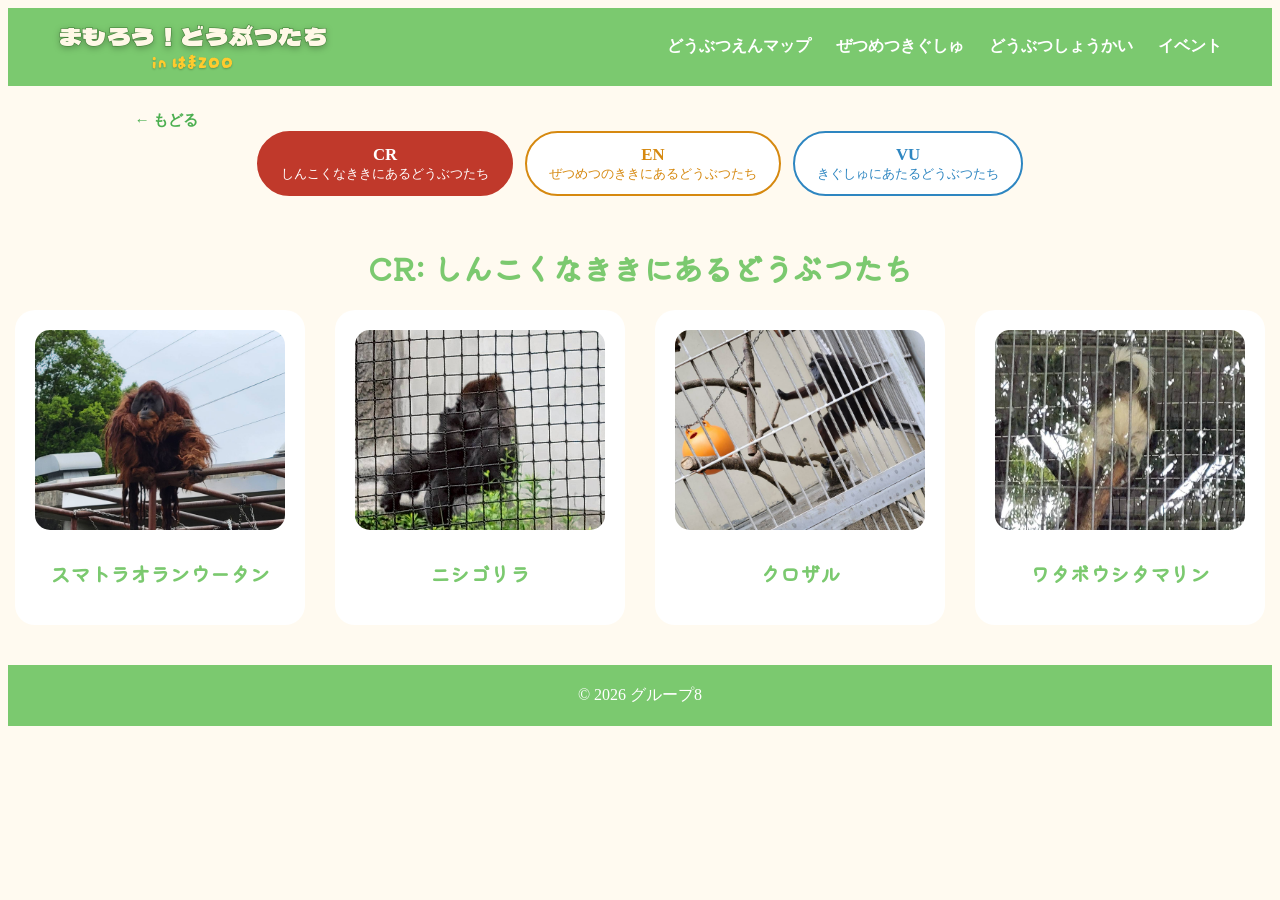
<file: endanger_animals.html>
<!DOCTYPE html>
<html lang="ja">

<head>
    <meta charset="UTF-8">
    <meta name="viewport" content="width=device-width, initial-scale=1.0">
    <link rel="preconnect" href="https://fonts.googleapis.com">
    <link rel="preconnect" href="https://fonts.gstatic.com" crossorigin>
    <link href="https://fonts.googleapis.com/css2?family=Kiwi+Maru:wght@400;500&family=Yusei+Magic&family=Darumadrop+One&family=Dela+Gothic+One&display=swap" rel="stylesheet">
    <link rel="stylesheet" href="endanger_animals.css">
    <link rel="stylesheet" href="responsive.css">
    <title>ぜつめつきぐしゅ一覧 | まもろう！どうぶつたち in はまZOO</title>
</head>

<body>
<header>

    <a class="logo" href="index.html">
        <span class="logo-main"><span>まもろう！</span><span>どうぶつたち</span></span>
        <span class="logo-sub">in はまZOO</span>
    </a>

    <nav id="siteNav">
        <ul>
            <li><a href="index.html#map">どうぶつえんマップ</a></li>
            <li><a href="index.html#endanger_animals">ぜつめつきぐしゅ</a></li>
            <li><a href="index.html#animals">どうぶつしょうかい</a></li>
            <li><a href="index.html#events">イベント</a></li>
        </ul>
    </nav>

    <button class="nav-toggle" id="navToggle" type="button" aria-label="メニューをひらく" aria-expanded="false" aria-controls="siteNav">
    <span></span><span></span><span></span>
    </button>

</header>

<div class="back-link-wrap">
    <a href="index.html#animals" class="back-link" id="backLink">← もどる</a>
</div>

<div class="category-tabs" id="categoryTabs"></div>

<h1 class="category-heading" id="categoryHeading"></h1>

<div class="animal-list" id="animalList"></div>

<!-- データファイルは今までどおり3つのまま -->
<script src="CR.js"></script>
<script src="EN.js"></script>
<script src="VU.js"></script>

<script>
// 一覧では name と image だけを表示する。
// 「ぜつめつのりゆう(reason)」など、その他の情報は
// 詳細ページ(endanger_animals_info.html)で表示する。
(function () {
    // 3つのデータファイルの配列をここでまとめる
    const CATEGORIES = [
        { id: "CR", title: "しんこくなききにあるどうぶつたち", data: CR_ANIMALS_DATA },
        { id: "EN", title: "ぜつめつのききにあるどうぶつたち", data: ANIMALS_DATA },
        { id: "VU", title: "きぐしゅにあたるどうぶつたち",   data: VU_ANIMALS_DATA },
    ];

    const tabs = document.getElementById("categoryTabs");
    const heading = document.getElementById("categoryHeading");
    const list = document.getElementById("animalList");

    // URLの ?category=CR などをよみとる（なければ CR）
    const params = new URLSearchParams(location.search);
    let current = (params.get("category") || "CR").toUpperCase();
    if (!CATEGORIES.some(function (c) { return c.id === current; })) {
        current = CATEGORIES[0].id;
    }

    // きりかえボタンをつくる
    tabs.innerHTML = CATEGORIES.map(function (c) {
        return '<button type="button" data-cat="' + c.id + '">' +
               '<span class="tab-label">' + c.id + '</span>' +
               '<span class="tab-sub">' + c.title + '</span>' +
               '</button>';
    }).join("");

    function render(catId) {
        current = catId;

        const cat = CATEGORIES.filter(function (c) { return c.id === catId; })[0];
        heading.textContent = cat.id + ": " + cat.title;

        Array.prototype.forEach.call(tabs.children, function (btn) {
            btn.classList.toggle("is-active", btn.dataset.cat === catId);
        });

        list.innerHTML = cat.data.map(function (animal) {
            return `
            <div class="animal-card">
                <a href="endanger_animals_info.html?name=${encodeURIComponent(animal.name)}">
                    <img src="${animal.image}" alt="${animal.name}">
                    <h2>${animal.name}</h2>
                </a>
            </div>
        `;
        }).join("");

        // ページをかさねずに、URLだけ書きかえる
        history.replaceState(null, "", "?category=" + catId);
    }

    tabs.addEventListener("click", function (e) {
        const btn = e.target.closest("button[data-cat]");
        if (btn) render(btn.dataset.cat);
    });

    render(current);
})();
</script>

<footer>
© 2026 グループ8
</footer>

<script src="responsive.js"></script>

</body>
</html>
</file>
<file: index.css>
/* ==========================
   全体設定
========================== */

*{
margin:0;
padding:0;
box-sizing:border-box;
}

html{
scroll-behavior:smooth;
}

body{
font-family:"Kiwi Maru","Yu Gothic",sans-serif;
background:#FFF8E7;
color:#333;
line-height:1.6;
}

/* ==========================
   ヘッダー
========================== */

header{
background:#7BC96F;
color:white;

display:flex;
justify-content:space-between;
align-items:center;

padding:15px 50px;

position:sticky;
top:0;
z-index:100;
}

.logo{
display:flex;
flex-direction:column;
align-items:center;
text-align:center;
line-height:1.1;
text-decoration:none;
}

.logo-main{
font-family:"Dela Gothic One","Yu Gothic",sans-serif;
font-size:1.5rem;
color:#FFF8E7;
text-stroke:1px #3E7A34;
paint-order:stroke fill;
filter:drop-shadow(0 2px 3px rgba(0,0,0,0.25));
letter-spacing:0.02em;
word-break:keep-all;
}

.logo-sub{
margin-top:2px;
font-family:'Darumadrop One',"Kiwi Maru","Yu Gothic",sans-serif;
font-size:1.1rem;
color:#FFCB2E;
text-shadow:0 1px 2px rgba(0,0,0,0.25);
letter-spacing:0.05em;
}

nav ul{
display:flex;
list-style:none;
gap:25px;
}

nav a{
color:white;
text-decoration:none;
font-weight:bold;
}

/* ==========================
   トップ画像
========================== */

.hero{

position:relative;

height:800px;

overflow:hidden;

background:
url("picture/トップ.jpg")
center/cover;

display:flex;
justify-content:center;
align-items:center;

text-align:center;
color:white;
}

/* 動物たちの上にふわっとかかる、ごく薄いベール（フレーズを読みやすくする） */
.hero::before{

content:"";

position:absolute;

inset:0;

background:linear-gradient(
  to bottom,
  rgba(0,0,0,0.32) 0%,
  rgba(0,0,0,0.06) 38%,
  rgba(0,0,0,0.10) 70%,
  rgba(0,0,0,0.30) 100%
);

opacity:0;

animation:heroVeilIn 1.6s ease-out 0.2s forwards;
}

@keyframes heroVeilIn{
from{ opacity:0; }
to{ opacity:1; }
}

.hero-content{

position:relative;

z-index:2;

display:flex;

flex-direction:column;

align-items:center;

padding:30px;
}

/* ふんわり登場するキャッチフレーズ（画像上部に配置） */
.hero-phrase{

position:absolute;

top:clamp(22px,6%,150px);

left:50%;

z-index:3;

width:min(96%,1180px);

white-space:nowrap;

transform:translateX(-50%) translateY(16px);

display:flex;

flex-wrap:nowrap;

justify-content:center;

font-family:"Dela Gothic One","Yu Gothic",sans-serif;

font-weight:400;

font-size:clamp(1.5rem,6vw,6rem);

line-height:1.25;

letter-spacing:0.01em;

color:#FFCB2E;


text-stroke:2px #B8740F;

paint-order:stroke fill;

filter:drop-shadow(0 5px 10px rgba(0,0,0,0.3));

margin:0;

opacity:0;

animation:phraseFadeUp 0.9s cubic-bezier(.22,1,.36,1) 1.0s forwards;
}

@keyframes phraseFadeUp{
from{ opacity:0; transform:translateX(-50%) translateY(14px); }
to{ opacity:1; transform:translateX(-50%) translateY(0); }
}


.hero-sub{

margin-top:120px;

font-family:'Darumadrop One',"Kiwi Maru","Yu Gothic",sans-serif;

font-size:clamp(0.95rem,3vw,2rem);

color:#FFF8E7;

opacity:0;

word-break:keep-all;

text-shadow:0 2px 8px rgba(0,0,0,0.4);

animation:fadeUp 0.9s ease-out 1.0s forwards;
}

@keyframes fadeUp{
from{ opacity:0; transform:translateY(14px); }
to{ opacity:1; transform:translateY(0); }
}

.btn{

display:inline-flex;

align-items:center;

gap:8px;

margin-top:400px;

padding:14px 32px;

background:#FFA726;

color:white;

text-decoration:none;

border-radius:30px;

font-family:"Kiwi Maru","Yu Gothic",sans-serif;

font-weight:500;

font-size:1.05rem;

box-shadow:0 6px 18px rgba(0,0,0,0.25);

opacity:0;

transform:translateY(14px) scale(0.94);

animation:
btnIn 0.7s cubic-bezier(.22,1,.36,1) 1.4s forwards,
btnPulse 2.6s ease-in-out 2.5s infinite;

transition:background 0.2s, transform 0.2s, box-shadow 0.2s;
}

.btn:hover{

background:#FB8C00;

transform:translateY(-3px) scale(1.04);

box-shadow:0 10px 22px rgba(0,0,0,0.3);

animation-play-state:paused;
}

@keyframes btnIn{
from{ opacity:0; transform:translateY(14px) scale(0.94); }
to{ opacity:1; transform:translateY(0) scale(1); }
}



@media (prefers-reduced-motion:reduce){
.hero::before,
.hero-phrase,
.hero-sub,
.btn{
  animation:none !important;
  opacity:1 !important;
}
.hero-phrase{
  transform:translateX(-50%) !important;
}
.hero-sub,
.btn{
  transform:none !important;
}
.hero-phrase .char{
  transform:none !important;
}
}

@media (max-width:600px){
.hero{ height:620px; }
.hero-phrase{
  font-size:clamp(1.5rem,7.5vw,2.3rem);
  top:18px;
  -webkit-text-stroke:1.8px #C9881B;
}
.hero-sub{
  margin-top:70px;
  font-size:clamp(0.85rem,3vw,1rem);
}
.btn{
  margin-top:90px;
}
.hero-phrase .char{ transform:none !important; }
}

/* ==========================
   共通
========================== */

section{
padding:70px 10%;
}

h2{

text-align:center;

margin-bottom:40px;

color:#4CAF50;
}

/* ==========================
   園内マップ
========================== */

.map-box{

background:white;

padding:30px;

border-radius:15px;

text-align:center;

box-shadow:
0 4px 10px rgba(0,0,0,.1);
}

.map-box img{
width:100%;
border-radius:10px;
}

.map-wrapper{
position:relative;
width:100%;
border-radius:10px;
overflow:hidden;
}

.map-wrapper img{
width:100%;
height:auto;
display:block;
border-radius:10px;
}

.map-overlay{
position:absolute;
top:0;
left:0;
width:100%;
height:100%;
pointer-events:none;
}

.map-overlay circle{
fill:rgba(244,162,97,0);
stroke:rgba(244,162,97,0);
stroke-width:3;
cursor:pointer;
pointer-events:all;
transition:fill 0.18s, stroke 0.18s;
}

.map-overlay circle:hover,
.map-overlay circle.active{
fill:rgba(244,162,97,0.3);
stroke:rgba(231,111,81,0.85);
}

#popup{
position:fixed;
z-index:500;
pointer-events:none;
transition:opacity 0.15s, transform 0.15s;
opacity:0;
transform:translateY(6px) scale(0.97);
}

#popup.visible{
opacity:1;
transform:translateY(0) scale(1);
pointer-events:all;
}

.popup-card{
background:white;
border:1px solid rgba(76,175,80,0.3);
border-radius:14px;
box-shadow:0 12px 40px rgba(0,0,0,.18), 0 2px 8px rgba(0,0,0,.08);
min-width:200px;
max-width:280px;
overflow:hidden;
}

.popup-animals{
padding:6px 4px;
display:flex;
flex-direction:column;
max-height:260px;
overflow-y:auto;
}

.animal-link{
display:block;
padding:6px 12px;
font-size:13px;
font-weight:bold;
color:#333;
text-decoration:none;
border-radius:6px;
transition:background 0.15s, color 0.15s;
white-space:nowrap;
}

.animal-link:hover{
background:#E8F5E9;
color:#4CAF50;
}

/* ==========================
   ガイドキャラクター
========================== */

.guide-character{

display:flex;

align-items:flex-start;

gap:20px;

background:white;

padding:25px 30px;

border-radius:18px;

box-shadow:
0 4px 10px rgba(0,0,0,.1);

margin-top:45px;

max-width:780px;

margin-left:auto;

margin-right:auto;
}

.guide-character img{

width:90px;

height:90px;

border-radius:50%;

object-fit:cover;

flex-shrink:0;

border:4px solid #FFA726;
}

.guide-bubble{

position:relative;

background:#FFF8E7;

border:2px solid #FFD89C;

border-radius:16px;

padding:16px 20px;

flex:1;
}

.guide-bubble::before{

content:"";

position:absolute;

left:-12px;

top:22px;

width:0;

height:0;

border-top:10px solid transparent;

border-bottom:10px solid transparent;

border-right:12px solid #FFD89C;
}

.guide-bubble::after{

content:"";

position:absolute;

left:-9px;

top:22px;

width:0;

height:0;

border-top:10px solid transparent;

border-bottom:10px solid transparent;

border-right:12px solid #FFF8E7;
}

.guide-name{

font-weight:bold;

color:#FFA726;

font-size:0.9rem;

margin-bottom:6px;
}

.guide-bubble p{

margin-bottom:8px;
}

.guide-bubble p:last-child{

margin-bottom:0;
}

.guide-bubble .rank-tag{

display:inline-block;

font-weight:bold;

padding:1px 8px;

border-radius:10px;

font-size:0.85em;

color:white;

margin:0 2px;
}

.rank-tag.cr{ background:#E76F51; }
.rank-tag.en{ background:#F4A261; }
.rank-tag.vu{ background:#8FBC6B; }

@media (max-width:600px){

.guide-character{

flex-direction:column;

align-items:center;

text-align:center;
}

.guide-bubble::before,
.guide-bubble::after{

left:50%;

top:-10px;

transform:translateX(-50%);

border-right:10px solid transparent;

border-left:10px solid transparent;
}

.guide-bubble::before{

border-bottom:12px solid #FFD89C;

border-top:none;
}

.guide-bubble::after{

border-bottom:12px solid #FFF8E7;

border-top:none;

top:-7px;
}

}

/* ==========================
   動物紹介カード
========================== */

.card-container{

display:grid;

grid-template-columns:
repeat(auto-fit,minmax(250px,1fr));

gap:25px;
}

.card{

background:white;

border-radius:15px;

overflow:hidden;

box-shadow:
0 4px 10px rgba(0,0,0,.1);

transition:0.3s;

display:block;

color:inherit;

text-decoration:none;
}

.card:hover{

transform:
translateY(-5px);
}

.card img{

width:100%;

height:220px;

object-fit:cover;
}

/* ==========================
   どうぶつ一覧 ページ送り
========================== */

.animal-pager{

display:flex;

align-items:center;

gap:15px;
}

.pager-track-wrap{

flex:1;

overflow:hidden;

position:relative;

background:#FFF8E7;

isolation:isolate;
}

.pager-track{

display:flex;

width:100%;

will-change:transform;

transition:transform 0.4s ease;
}

.pager-page{

flex:0 0 100%;

min-width:0;

display:grid;

grid-template-columns:repeat(4,1fr);

grid-auto-rows:min-content;

align-content:start;

align-items:start;

gap:25px;

background:#FFF8E7;
}

.pager-page .card{

height:100%;
}

.pager-filler{

visibility:hidden;
}

.pager-btn{

flex-shrink:0;

width:48px;

height:48px;

border:none;

border-radius:50%;

background:#4CAF50;

color:white;

font-size:1.3rem;

font-weight:bold;

cursor:pointer;

display:flex;

align-items:center;

justify-content:center;

box-shadow:0 4px 10px rgba(0,0,0,.15);

transition:background 0.2s, transform 0.2s;
}

.pager-btn:hover{

background:#388E3C;

transform:scale(1.08);
}

.pager-btn:disabled{

background:#cfcfcf;

cursor:default;

box-shadow:none;

transform:none;
}

.pager-dots{

display:flex;

justify-content:center;

gap:8px;

margin-top:18px;
}

.pager-dot{

width:10px;

height:10px;

border-radius:50%;

background:#cfe8d2;

cursor:pointer;

border:none;

padding:0;

transition:background 0.2s, transform 0.2s;
}

.pager-dot.active{

background:#4CAF50;

transform:scale(1.2);
}

@media (max-width:880px){

.pager-page{

grid-template-columns:repeat(2,1fr);
}

.pager-btn{

width:38px;

height:38px;

font-size:1.1rem;
}

}

.card-content{

padding:20px;
}

/* ==========================
   イベント
========================== */

.calendar{

background:white;

padding:30px;

border-radius:15px;

box-shadow:
0 4px 10px rgba(0,0,0,.1);
}

table{

width:100%;

border-collapse:collapse;
}

th,td{

border:1px solid #ddd;

padding:10px;

text-align:center;
}

th{

background:#87CEEB;

color:white;
}

/* ==========================
   基本情報
========================== */

.about{

margin-top:50px;

background:white;

padding:30px;

border-radius:15px;

box-shadow:
0 4px 10px rgba(0,0,0,.1);
}

/* ==========================
   フッター
========================== */

footer{

background:#7BC96F;

color:white;

text-align:center;

padding:20px;
}

/* ==========================
   スマホ向け 追加調整
========================== */

/* タッチ端末では、マップの「押せる場所」がわかるように
   丸をうっすら表示する（PC/マウスでは従来どおり透明のまま） */
@media (hover:none){
.map-overlay circle{
  fill:rgba(244,162,97,0.28);
  stroke:rgba(231,111,81,0.7);
}
}

/* マップのポップアップは、狭い画面では読みやすいように少し大きめに */
@media (max-width:600px){
.popup-card{
  min-width:150px;
  max-width:82vw;
}
.animal-link{
  padding:9px 14px;
  font-size:14px;
}
}

@media (max-width:768px){
section{
  padding:52px 6%;
}
h2{
  margin-bottom:28px;
}
.map-box{
  padding:16px;
}
.guide-character{
  padding:20px;
}
.about{
  padding:24px 20px;
}
.calendar{
  padding:16px;
}
}

@media (max-width:480px){
section{
  padding:44px 16px;
}
.card img{
  height:170px;
}
.card-content{
  padding:16px;
}
th,td{
  padding:8px 6px;
  font-size:0.9rem;
}
}

/* ==========================
   「どうぶつえんでみれるどうぶつ」
   スマホでは 1画面に収まるコンパクトなカードに
   （なまえだけ・写真メイン・たて2:よこ3 ＝ たて長 2:3）
========================== */
@media (max-width:600px){

/* 3列ならべ。1ページ8枚が 3+3+2 の3段でおさまる */
.pager-page{
  grid-template-columns:repeat(3,1fr);
  gap:8px;
}

.animal-pager{
  gap:8px;
}

/* カードを「たて:よこ = 3:2」のたて長にして、写真をいっぱいに */
.pager-page .card{
  position:relative;
  aspect-ratio:2 / 3;
  height:auto;
  border-radius:12px;
}

.pager-page .card img{
  width:100%;
  height:100%;
  object-fit:cover;
}

/* せつめい文はスマホでは出さない（なまえだけ） */
.pager-page .card-content p{
  display:none;
}

/* なまえは写真の下にうすい帯でのせる */
.pager-page .card-content{
  position:absolute;
  left:0;
  right:0;
  bottom:0;
  padding:14px 4px 4px;
  background:linear-gradient(to top, rgba(0,0,0,.65), rgba(0,0,0,0));
}

.pager-page .card-content h3{
  margin:0;
  color:#fff;
  font-size:0.62rem;
  line-height:1.2;
  text-align:center;
  text-shadow:0 1px 2px rgba(0,0,0,.6);
  overflow-wrap:anywhere;   /* 長いなまえは折り返す（見切れ防止） */
}

/* ページ送りボタンは小さめに */
.pager-btn{
  width:34px;
  height:34px;
  font-size:1rem;
}
}

/* ごく小さい画面でも破綻しないように文字をさらに微調整 */
@media (max-width:360px){
.pager-page .card-content h3{
  font-size:0.55rem;
}
}
</file>
<file: responsive.css>
/* ============================================================
   スマホ対応（共通）responsive.css
   すべてのページで既存CSSの「あと」に読み込む。
   主にヘッダー／ナビ（ハンバーガーメニュー）を担当する。
   ============================================================ */

/* ハンバーガーボタン（PCでは非表示） */
.nav-toggle{
  display:none;
  flex-direction:column;
  justify-content:center;
  align-items:center;
  gap:5px;
  width:44px;
  height:44px;
  padding:0;
  border:none;
  background:transparent;
  cursor:pointer;
  flex-shrink:0;
}

.nav-toggle span{
  display:block;
  width:26px;
  height:3px;
  border-radius:2px;
  background:#fff;
  transition:transform .3s ease, opacity .2s ease;
}

/* ============================================================
   タブレット〜スマホ（768px以下）
   ============================================================ */
@media (max-width:768px){

  header{
    padding:12px 18px;
  }

  /* ハンバーガーを表示 */
  .nav-toggle{
    display:flex;
  }

  /* ナビをヘッダー下のドロップダウンに */
  header nav{
    position:absolute;
    top:100%;
    left:0;
    right:0;
    background:#7BC96F;
    max-height:0;
    overflow:hidden;
    transition:max-height .3s ease;
    box-shadow:0 8px 14px rgba(0,0,0,.15);
  }

  header.nav-open nav{
    max-height:80vh;
  }

  header nav ul{
    flex-direction:column;
    flex-wrap:nowrap;
    gap:0;
    padding:4px 0;
    width:100%;
  }

  header nav ul li{
    width:100%;
  }

  header nav ul li a{
    display:block;
    padding:14px 22px;
    font-size:1.05rem;
    border-top:1px solid rgba(255,255,255,.22);
  }

  header nav ul li:first-child a{
    border-top:none;
  }

  header nav ul li a:hover,
  header nav ul li a:active{
    background:rgba(255,255,255,.15);
  }

  /* ハンバーガー → ×印 のアニメーション */
  header.nav-open .nav-toggle span:nth-child(1){
    transform:translateY(8px) rotate(45deg);
  }
  header.nav-open .nav-toggle span:nth-child(2){
    opacity:0;
  }
  header.nav-open .nav-toggle span:nth-child(3){
    transform:translateY(-8px) rotate(-45deg);
  }

  /* ロゴが小さくなりすぎないよう微調整 */
  .logo-main{ font-size:1.25rem; }
  .logo-sub{ font-size:0.95rem; }
}

/* ごく小さい画面での微調整 */
@media (max-width:380px){
  header{ padding:10px 14px; }
  .logo-main{ font-size:1.1rem; }
  .logo-sub{ font-size:0.85rem; }
}
</file>
<file: animal_info.css>
*{
margin:0;
padding:0;
box-sizing:border-box;
}

html{
scroll-behavior:smooth;
}

body{
font-family:"Kiwi Maru","Yu Gothic",sans-serif;
background:#FFF8E7;
color:#333;
line-height:1.6;
}

/* ==========================
   ヘッダー（index.htmlと共通デザイン）
========================== */

header{
background:#7BC96F;
color:white;

display:flex;
justify-content:space-between;
align-items:center;

padding:15px 50px;

position:sticky;
top:0;
z-index:100;
}

.logo{
display:flex;
flex-direction:column;
align-items:center;
text-align:center;
line-height:1.1;
text-decoration:none;
}

.logo-main{
font-family:"Dela Gothic One","Yu Gothic",sans-serif;
font-size:1.5rem;
color:#FFF8E7;
-webkit-text-stroke:1px #3E7A34;
text-stroke:1px #3E7A34;
paint-order:stroke fill;
filter:drop-shadow(0 2px 3px rgba(0,0,0,0.25));
letter-spacing:0.02em;
word-break:keep-all;
}

.logo-sub{
margin-top:2px;
font-family:'Darumadrop One',"Kiwi Maru","Yu Gothic",sans-serif;
font-size:1.1rem;
color:#FFCB2E;
text-shadow:0 1px 2px rgba(0,0,0,0.25);
letter-spacing:0.05em;
}

nav ul{
display:flex;
list-style:none;
gap:25px;
flex-wrap:wrap;
}

nav a{
color:white;
text-decoration:none;
font-weight:bold;
}

/* ==========================
   フッター（index.htmlと共通）
========================== */

footer{
background:#7BC96F;
color:white;
text-align:center;
padding:20px;
}

/* ==========================
   戻るリンク
========================== */

.back-link-wrap{
padding:24px 10% 0;
}

.back-link{
display:inline-flex;
align-items:center;
gap:6px;
color:#4CAF50;
text-decoration:none;
font-weight:bold;
font-size:0.95rem;
}

.back-link:hover{
text-decoration:underline;
}

/* ==========================
   どうぶつ詳細
========================== */

main{
max-width:1000px;
margin:0 auto;
padding:30px 10% 80px;
}

.animal-detail{
display:grid;
grid-template-columns:1fr 1fr;
gap:36px;
align-items:start;
margin-top:20px;
}

.animal-photo{
width:100%;
aspect-ratio:4/3;
border-radius:18px;
overflow:hidden;
box-shadow:0 4px 10px rgba(0,0,0,.1);
background:#F1E9D2;
}

.animal-photo img{
width:100%;
height:100%;
object-fit:cover;
display:block;
}

.animal-photo.is-placeholder{
display:flex;
flex-direction:column;
align-items:center;
justify-content:center;
gap:10px;
border:2px dashed #D9C79E;
color:#9C8B5E;
font-size:0.9rem;
text-align:center;
padding:20px;
}

.animal-photo.is-placeholder .paw{
font-size:2.2rem;
}

.animal-name{
font-family:"Darumadrop One","Kiwi Maru","Yu Gothic",sans-serif;
font-size:clamp(1.8rem,4vw,2.6rem);
color:#4CAF50;
margin-bottom:14px;
}

.animal-desc-card{
background:white;
border-radius:15px;
padding:24px 26px;
box-shadow:0 4px 10px rgba(0,0,0,.1);
margin-bottom:20px;
}

.animal-desc-label{
font-size:0.8rem;
color:#9C8B5E;
font-weight:bold;
margin-bottom:8px;
letter-spacing:0.05em;
}

.animal-desc-text{
font-size:1rem;
color:#555;
}

.animal-desc-text.is-placeholder{
color:#B0A57E;
font-style:italic;
}

.not-found{
text-align:center;
padding:60px 20px;
}

.not-found h1{
font-family:"Darumadrop One","Kiwi Maru",sans-serif;
color:#E76F51;
margin-bottom:16px;
font-size:1.8rem;
}

.not-found a{
color:#4CAF50;
font-weight:bold;
}

@media (max-width:760px){
.animal-detail{
  grid-template-columns:1fr;
}
header{
  padding:15px 25px;
}
main{
  padding:20px 6% 60px;
}
.back-link-wrap{
  padding:20px 6% 0;
}
}
</file>
<file: endanger_animals.css>
body {
    background-color: #fffaf0;
}

.animal-list {
    display: flex;
    gap: 30px;
    flex-wrap: wrap;
    justify-content: center;
}

.animal-list .animal-card {
    width: 250px;
    background-color: white;
    border-radius: 20px;
    padding: 20px;
    margin-bottom: 40px;
    transition: 0.3s;
    cursor: pointer;
}

.animal-list .animal-card:hover {
    transform: translateY(-5px);
}

.animal-list img {
    width: 100%;
    height: 200px;
    object-fit: cover;
    border-radius: 15px;
}

header {
    background: #7BC96F;
    color: white;
    display: flex;
    justify-content: space-between;
    align-items: center;
    padding: 15px 50px;
    position: sticky;
    top: 0;
    z-index: 100;
}

.logo {
    display: flex;
    flex-direction: column;
    align-items: center;
    text-align: center;
    line-height: 1.1;
    text-decoration: none;
}

.logo-main {
    font-family: "Dela Gothic One", "Yu Gothic", sans-serif;
    font-size: 1.5rem;
    color: #FFF8E7;
    -webkit-text-stroke: 1px #3E7A34;
    text-stroke: 1px #3E7A34;
    paint-order: stroke fill;
    filter: drop-shadow(0 2px 3px rgba(0, 0, 0, 0.25));
    letter-spacing: 0.02em;
    word-break: keep-all;
}

.logo-sub {
    margin-top: 2px;
    font-family: 'Darumadrop One', "Kiwi Maru", "Yu Gothic", sans-serif;
    font-size: 1.1rem;
    color: #FFCB2E;
    text-shadow: 0 1px 2px rgba(0, 0, 0, 0.25);
    letter-spacing: 0.05em;
}

nav ul {
    display: flex;
    gap: 25px;
    list-style: none;
    margin: 0;
    padding: 0;
}

nav a {
    color: white;
    text-decoration: none;
    font-weight: bold;
}

/* カテゴリきりかえボタン */
.category-tabs {
    display: flex;
    justify-content: center;
    flex-wrap: wrap;
    gap: 12px;
    margin: 0 auto 24px;
    padding: 0 16px;
}

.category-tabs button {
    font-family: inherit;
    font-size: 1.05rem;
    padding: 10px 22px;
    border: 2px solid currentColor;
    border-radius: 999px;
    background: #fff;
    cursor: pointer;
    transition: .2s;
    line-height: 1.4;
}

.category-tabs button .tab-label {
    font-weight: 700;
}

.category-tabs button .tab-sub {
    font-size: .8rem;
    display: block;
}

.category-tabs button[data-cat="CR"] {
    color: #c0392b;
}

.category-tabs button[data-cat="EN"] {
    color: #d68910;
}

.category-tabs button[data-cat="VU"] {
    color: #2e86c1;
}

.category-tabs button:hover {
    opacity: .75;
}

.category-tabs button.is-active {
    background: currentColor;
}

.category-tabs button.is-active .tab-label,
.category-tabs button.is-active .tab-sub {
    color: #fff;
}

.category-heading {
    text-align: center;
}


footer {
    background: #7BC96F;
    color: white;
    text-align: center;
    padding: 20px;
}

h1 {
    text-align: center;
    margin-top: 50px;
    font-size: 30px;
    color: #7BC96F;
    font-family: "Kiwi Maru", "Dela Gothic One", "Yu Gothic", sans-serif;
}

h2 {
    text-align: center;
    margin-top: 25px;
    font-size: 20px;
    color: #7BC96F;
    font-family: "Kiwi Maru", "Dela Gothic One", "Yu Gothic", sans-serif;
}

.VU {
    display: flex;
    gap: 30px;
    flex-wrap: wrap;
    justify-content: center;
}

.VU div {
    width: 250px;
    background-color: white;
    border-radius: 20px;
    padding: 20px;
    transition: 0.3s;
    cursor: pointer;
}

.VU div:hover {
    transform: translateY(-5px);
}

a {
    text-decoration: none;
    color: inherit;
}

.back-link-wrap {
    padding: 24px 10% 0;
}

.back-link {
    display: inline-flex;
    align-items: center;
    gap: 6px;
    color: #4CAF50;
    text-decoration: none;
    font-weight: bold;
    font-size: 0.95rem;
}

.back-link:hover {
    text-decoration: underline;
}

.animal-card {
    margin-bottom: 40px;
}

/* ============================================================
   スマホ対応
   ============================================================ */
@media (max-width: 768px) {
    header {
        padding: 12px 18px;
    }

    .back-link-wrap {
        padding: 20px 20px 0;
    }

    .category-heading {
        font-size: 22px;
        padding: 0 16px;
    }

    .category-tabs button {
        font-size: 0.95rem;
        padding: 9px 16px;
    }
}

/* ============================================================
   スマホ：一覧カードを index と同じ
   「写真メイン・なまえだけ・たて長2:3」のグリッドに
   ============================================================ */
@media (max-width: 600px) {
    .animal-list {
        display: grid;
        grid-template-columns: repeat(3, 1fr);
        gap: 10px;
        padding: 0 12px;
    }

    .animal-list .animal-card {
        width: auto;
        max-width: none;
        margin: 0;
        padding: 0;
        position: relative;
        aspect-ratio: 2 / 3;
        border-radius: 12px;
        overflow: hidden;
        background: #fff;
    }

    .animal-list .animal-card a {
        display: block;
        width: 100%;
        height: 100%;
    }

    .animal-list .animal-card img {
        width: 100%;
        height: 100%;
        object-fit: cover;
        border-radius: 0;
        margin: 0;
    }

    /* なまえは写真の下にうすい帯でのせる */
    .animal-list .animal-card h2 {
        position: absolute;
        left: 0;
        right: 0;
        bottom: 0;
        margin: 0;
        padding: 14px 4px 5px;
        font-size: 0.62rem;
        line-height: 1.2;
        color: #fff;
        text-align: center;
        text-shadow: 0 1px 2px rgba(0, 0, 0, .6);
        background: linear-gradient(to top, rgba(0, 0, 0, .65), rgba(0, 0, 0, 0));
        overflow-wrap: anywhere;
    }
}

@media (max-width: 360px) {
    .animal-list .animal-card h2 {
        font-size: 0.55rem;
    }
}
</file>
